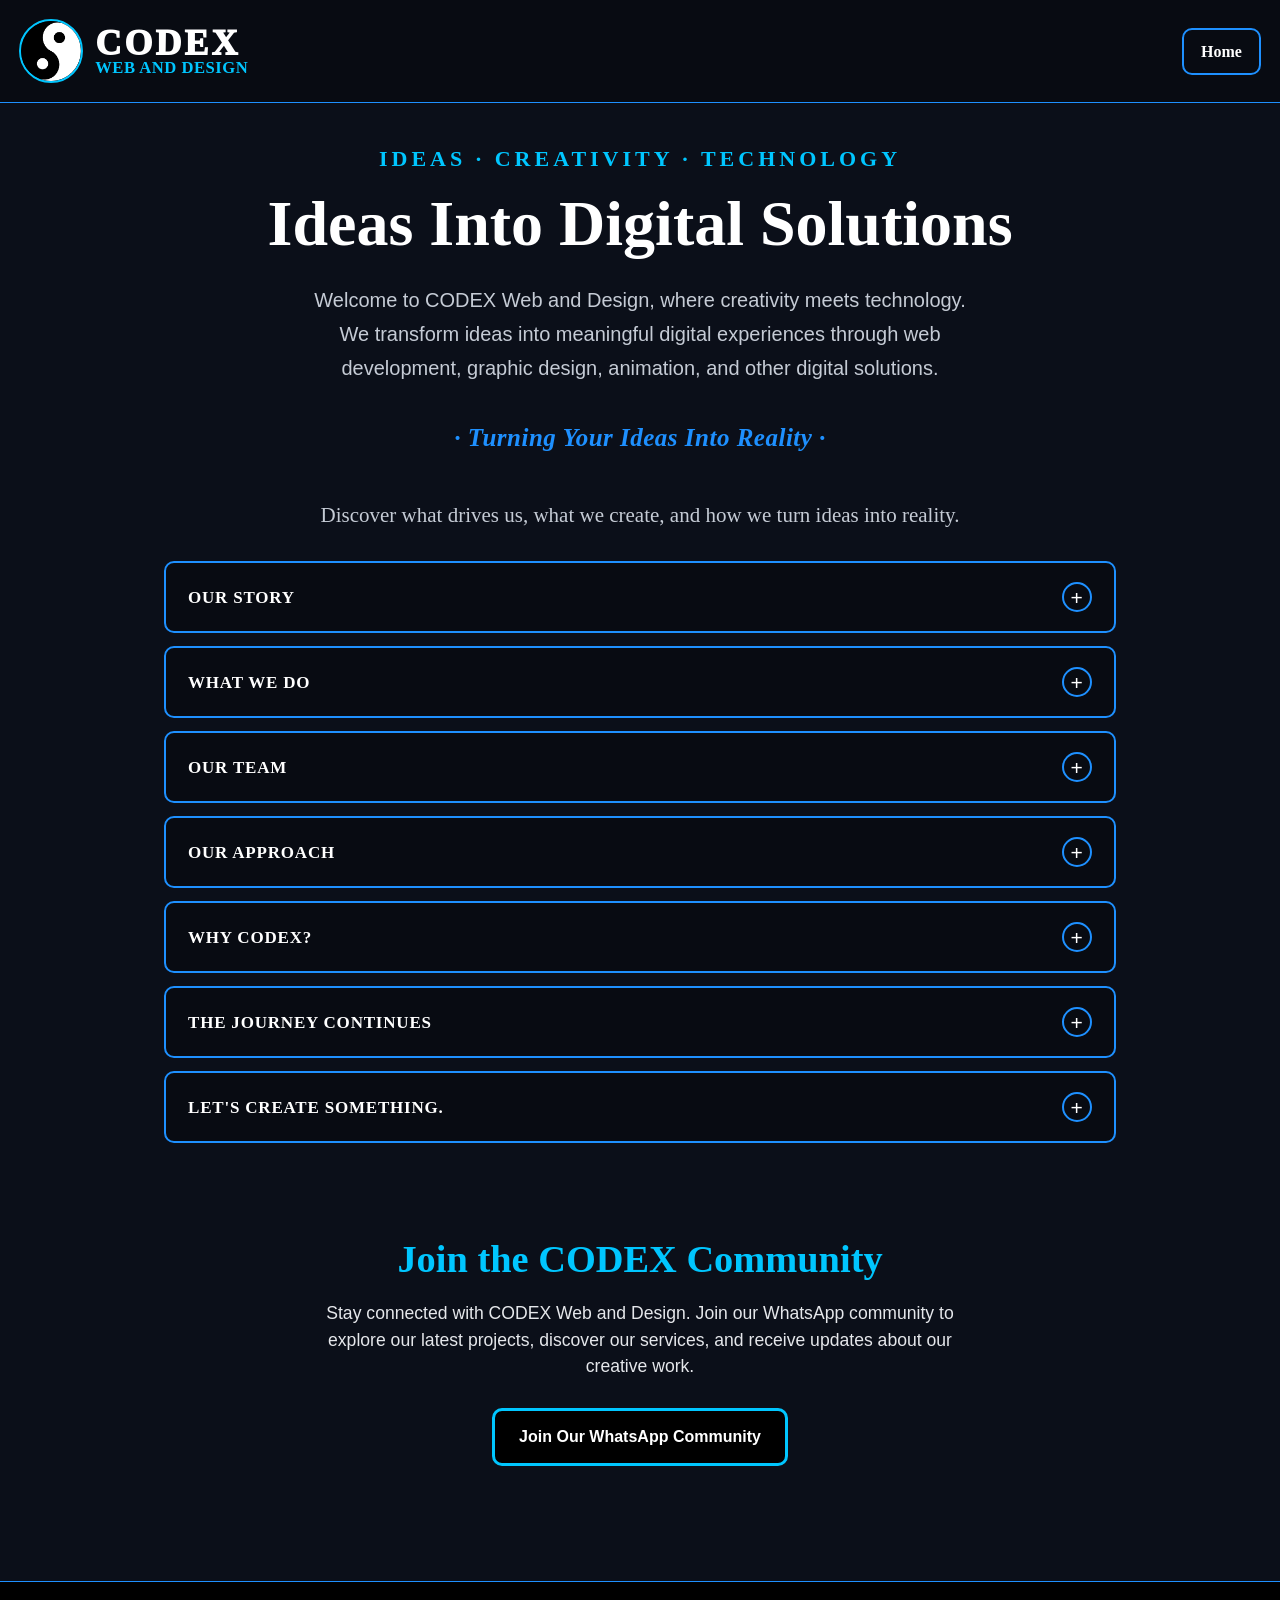
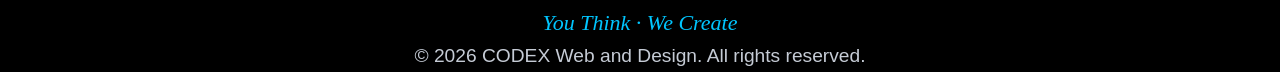
<file: codex-about.html>
<!doctype html>
<html lang="en">
  <head>
    <meta charset="UTF-8" >
    <meta name="viewport" content="width=device-width, initial-scale=1.0" >
    <meta
      name="description"
      content="Discover the vision, services, values, creative team, and digital approach behind CODEX Web and Design."
    >
    <meta name="author" content="Perfect Foko Codex15P" >
    <title>CODEX | About Us</title>
    <link rel="stylesheet" href="css/codex-about.css" >
    <script src="js/codex-about.js" defer></script>
  </head>
  <body class="about-page">
    <header class="about-header">
      <div class="about-brand" >
        <img
          src="images/codex-logo.png"
          alt="CODEX logo"
          class="about-logo"
          aria-hidden="true"
        >

        <div class="about-brand-text">
          <span class="about-brand-name"> CODEX </span>
          <span class="about-brand-subtitle"> WEB AND DESIGN </span>
        </div>
      </div>

      <a href="codex-home.html" class="about-home-link"> Home </a>
    </header>

    <main class="about-main">
      <section class="about-welcome">
        <p class="about-eyebrow">
          IDEAS &middot; CREATIVITY &middot; TECHNOLOGY
        </p>

        <h1>Ideas Into Digital Solutions</h1>

        <p class="about-description">
          Welcome to CODEX Web and Design, where creativity meets technology. We
          transform ideas into meaningful digital experiences through web
          development, graphic design, animation, and other digital solutions.
        </p>

        <p class="codex-aim">
          &middot; Turning Your Ideas Into Reality &middot;
        </p>
      </section>

      <section class="about-accordion-section" aria-label="Learn about CODEX">
        <p class="about-section-intro">
          Discover what drives us, what we create, and how we turn ideas into
          reality.
        </p>

        <section class="about-accordion-item">
          <h2 class="about-accordion-heading">
            <button
              type="button"
              class="about-accordion-button"
              aria-expanded="false"
              aria-controls="about-story-content"
              id="about-story-button"
            >
              <span>OUR STORY</span>

              <span class="about-toggle-icon" aria-hidden="true">+</span>
            </button>
          </h2>

          <div
            class="about-accordion-content"
            id="about-story-content"
            role="region"
            aria-labelledby="about-story-button"
            hidden
          >
            <p>
              CODEX Web and Design was built around a simple idea: creativity
              and technology can work together to turn imagination into
              something real.
            </p>

            <p>
              What began as an interest in creating digital experiences
              continues to grow into a creative venture focused on websites,
              visual design, animation, and practical digital solutions.
            </p>

            <p>
              We believe that every great project starts with an idea. Our goal
              is to help bring those ideas to life through learning, creativity,
              collaboration, and continuous improvement.
            </p>
          </div>
        </section>

        <section class="about-accordion-item">
          <h2 class="about-accordion-heading">
            <button
              type="button"
              class="about-accordion-button"
              aria-expanded="false"
              aria-controls="about-services-content"
              id="about-services-button"
            >
              <span>WHAT WE DO</span>

              <span class="about-toggle-icon" aria-hidden="true">+</span>
            </button>
          </h2>

          <div
            class="about-accordion-content"
            id="about-services-content"
            role="region"
            aria-labelledby="about-services-button"
            hidden
          >
            <p>
              We combine creativity and digital skills to develop solutions that
              help individuals, businesses, and brands communicate their ideas.
            </p>

            <ul class="about-services-list">
              <li>
                <strong>Web Development:</strong>
                Creating responsive and functional websites.
              </li>

              <li>
                <strong>Graphic Design:</strong>
                Producing visual designs that communicate ideas clearly.
              </li>

              <li>
                <strong>Animation and Video:</strong>
                Bringing concepts to life through motion and visual
                storytelling.
              </li>

              <li>
                <strong>Digital and Office Services:</strong>
                Providing practical digital solutions using productivity and
                design applications.
              </li>
            </ul>

            <p>
              We approach every project with a focus on creativity, usability,
              and continuous learning.
            </p>

            <a href="codex-gallery.html" class="about-action-button">
              Explore Our Services
            </a>
          </div>
        </section>

        <section class="about-accordion-item">
          <h2 class="about-accordion-heading">
            <button
              type="button"
              class="about-accordion-button"
              aria-expanded="false"
              aria-controls="about-team-content"
              id="about-team-button"
            >
              <span>OUR TEAM</span>

              <span class="about-toggle-icon" aria-hidden="true">+</span>
            </button>
          </h2>

          <div
            class="about-accordion-content"
            id="about-team-content"
            role="region"
            aria-labelledby="about-team-button"
            hidden
          >
            <p>
              CODEX brings together creative individuals with different skills
              and interests. From web development to graphic design, video
              editing, and animation, each member contributes to our shared
              creative vision.
            </p>

            <p>
              We believe that collaboration allows different talents and ideas
              to come together to create better digital experiences.
            </p>

            <p>
              Together, we continue to learn, experiment, develop our skills,
              and work towards building meaningful projects.
            </p>

            <a href="codex-team.html" class="about-action-button">
              Meet the Full Team
            </a>
          </div>
        </section>

        <section class="about-accordion-item">
          <h2 class="about-accordion-heading">
            <button
              type="button"
              class="about-accordion-button"
              aria-expanded="false"
              aria-controls="about-approach-content"
              id="about-approach-button"
            >
              <span>OUR APPROACH</span>

              <span class="about-toggle-icon" aria-hidden="true">+</span>
            </button>
          </h2>

          <div
            class="about-accordion-content"
            id="about-approach-content"
            role="region"
            aria-labelledby="about-approach-button"
            hidden
          >
            <p>
              We believe that good digital work begins with understanding the
              idea behind a project. Before creating a solution, we consider its
              purpose, audience, and intended experience.
            </p>

            <p>
              Our approach combines planning, creativity, practical
              implementation, testing, and improvement.
            </p>

            <p>
              We also value continuous learning because technology evolves,
              creative possibilities expand, and every project presents an
              opportunity to improve.
            </p>
          </div>
        </section>

        <section class="about-accordion-item">
          <h2 class="about-accordion-heading">
            <button
              type="button"
              class="about-accordion-button"
              aria-expanded="false"
              aria-controls="about-why-content"
              id="about-why-button"
            >
              <span>WHY CODEX?</span>

              <span class="about-toggle-icon" aria-hidden="true">+</span>
            </button>
          </h2>

          <div
            class="about-accordion-content"
            id="about-why-content"
            role="region"
            aria-labelledby="about-why-button"
            hidden
          >
            <p>
              At CODEX, we bring creativity, technology, and collaboration
              together to develop digital experiences around real ideas.
            </p>

            <ul class="about-values-list">
              <li>
                <strong>Creativity:</strong>
                We explore ideas and different ways to express them.
              </li>

              <li>
                <strong>Learning:</strong>
                We continually develop our skills and knowledge.
              </li>

              <li>
                <strong>Collaboration:</strong>
                We value the different strengths each team member brings.
              </li>

              <li>
                <strong>Improvement:</strong>
                We use feedback and practice to make our work better.
              </li>
            </ul>

            <p>
              Our ambition is to create digital solutions that are useful,
              engaging, and meaningful.
            </p>
          </div>
        </section>

        <section class="about-accordion-item">
          <h2 class="about-accordion-heading">
            <button
              type="button"
              class="about-accordion-button"
              aria-expanded="false"
              aria-controls="about-journey-content"
              id="about-journey-button"
            >
              <span>THE JOURNEY CONTINUES</span>

              <span class="about-toggle-icon" aria-hidden="true">+</span>
            </button>
          </h2>

          <div
            class="about-accordion-content"
            id="about-journey-content"
            role="region"
            aria-labelledby="about-journey-button"
            hidden
          >
            <p>
              CODEX is a growing creative venture with room to learn,
              experiment, collaborate, and explore new possibilities in
              technology and design.
            </p>

            <p>
              Every project gives us an opportunity to gain experience,
              strengthen our abilities, and turn new ideas into practical
              digital experiences.
            </p>

            <p>
              We look forward to developing more projects, expanding our
              creative capabilities, and continuing to improve the work we do.
            </p>
          </div>
        </section>

        <section class="about-accordion-item">
          <h2 class="about-accordion-heading">
            <button
              type="button"
              class="about-accordion-button"
              aria-expanded="false"
              aria-controls="about-create-content"
              id="about-create-button"
            >
              <span>LET'S CREATE SOMETHING.</span>

              <span class="about-toggle-icon" aria-hidden="true">+</span>
            </button>
          </h2>

          <div
            class="about-accordion-content"
            id="about-create-content"
            role="region"
            aria-labelledby="about-create-button"
            hidden
          >
            <p>
              Every meaningful digital experience begins with an idea. Whether
              it involves a website, a visual design, an animation, or another
              creative digital solution, we believe that ideas deserve the
              opportunity to grow.
            </p>

            <p>
              Explore CODEX and discover the creative possibilities we are
              working towards.
            </p>

            <a href="codex-home.html" class="about-action-button">
              Explore CODEX
            </a>
          </div>
        </section>
      </section>

      <section class="codex-community">
        <div class="codex-community-content">
          <h2>Join the CODEX Community</h2>

          <p>
            Stay connected with CODEX Web and Design. Join our WhatsApp
            community to explore our latest projects, discover our services, and
            receive updates about our creative work.
          </p>

          <a
            href="https://chat.whatsapp.com/FuHOFWAb7Jw2cq748tG65q?s=cl&p=a&mlu=4&ilr=4"
            class="codex-community-button"
            target="_blank"
            rel="noopener noreferrer"
            aria-label="Join the CODEX Web and Design WhatsApp community"
          >
            Join Our WhatsApp Community
          </a>
        </div>
      </section>
    </main>

    <footer class="about-footer">
      <p class="codex-motto">You Think &middot; We Create</p>

      <p class="copyright">
        &copy; 2026 CODEX Web and Design. All rights reserved.
      </p>
    </footer>
  </body>
</html>
</file>
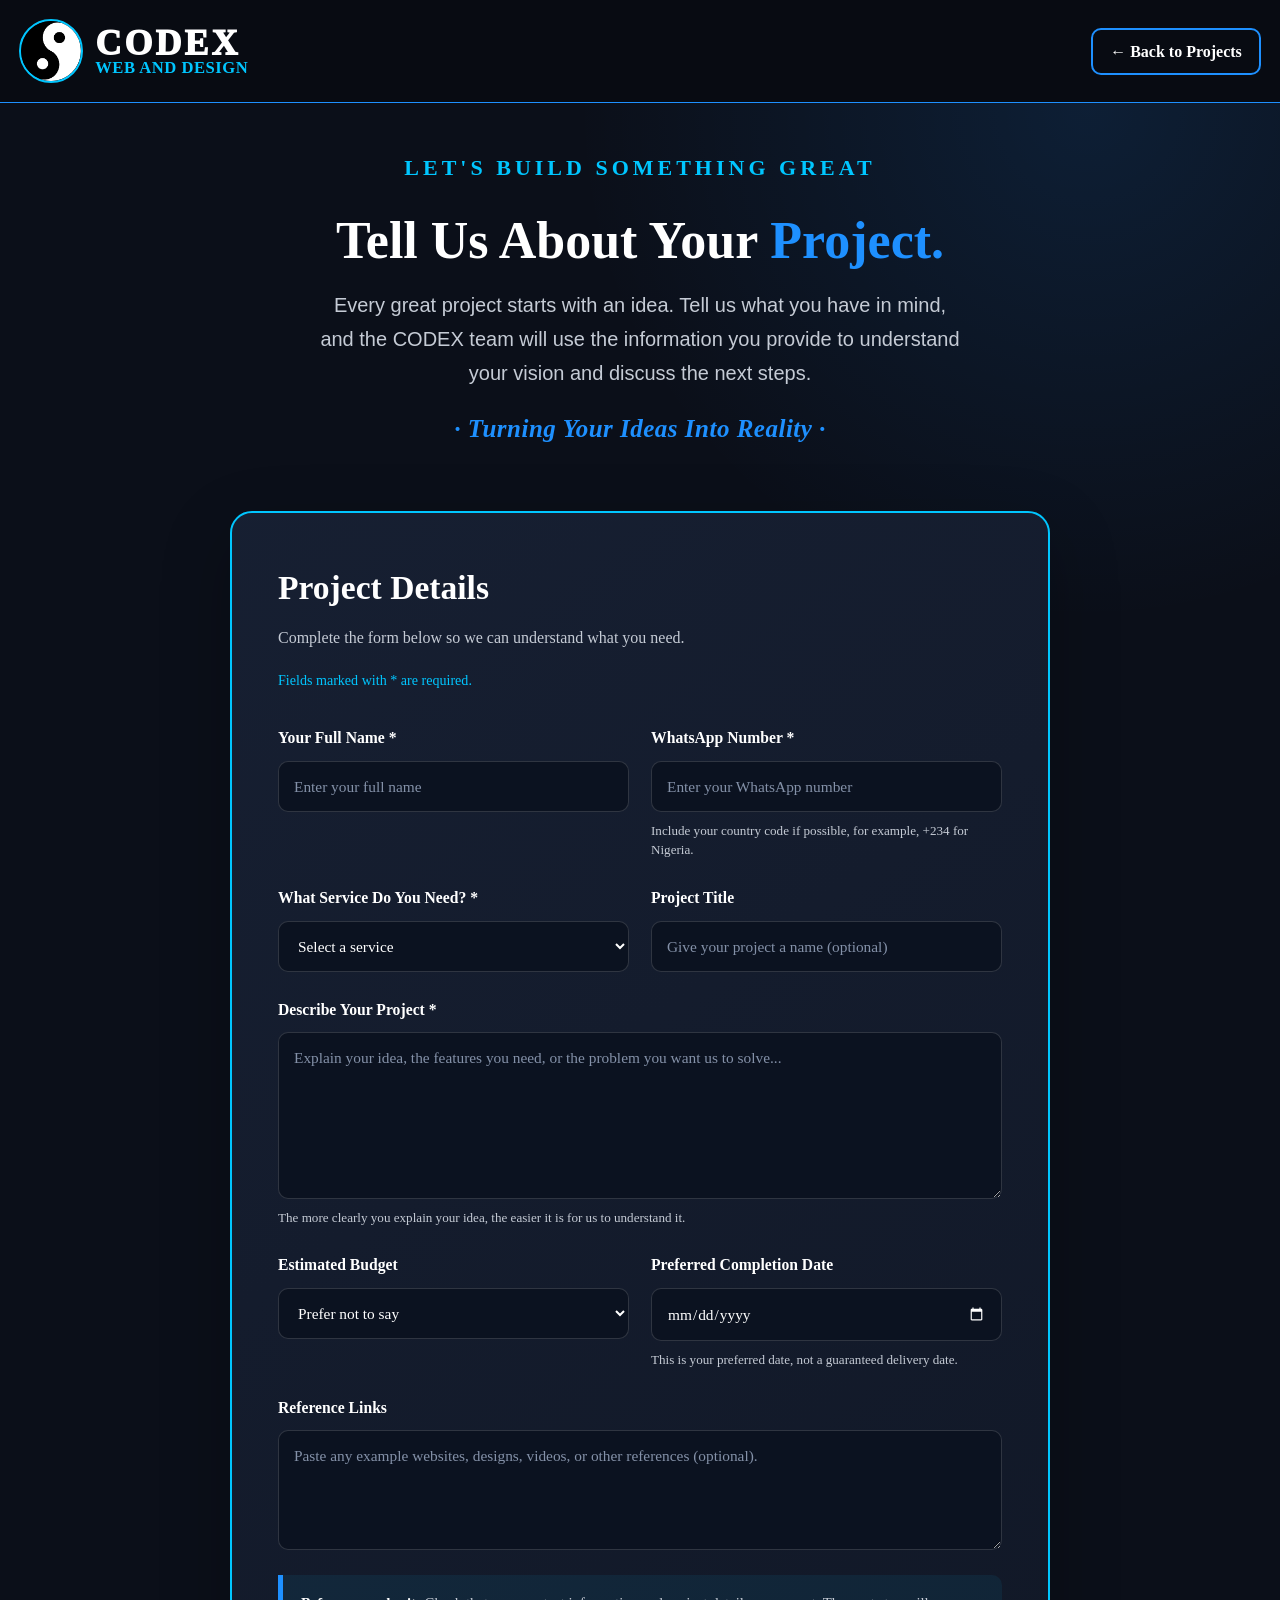
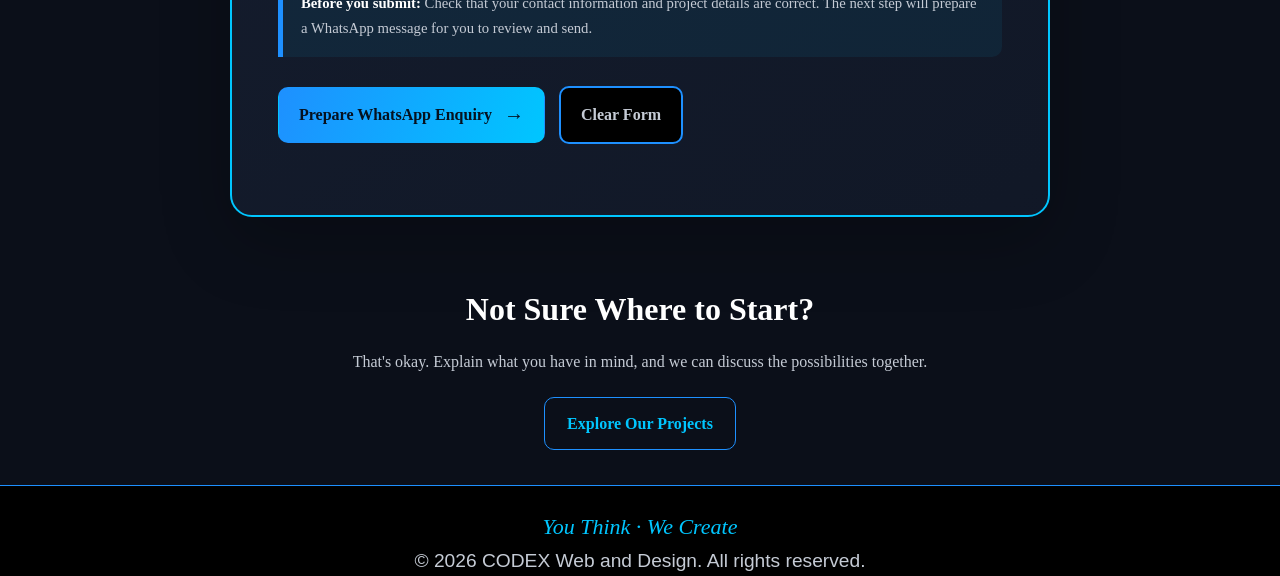
<file: codex-enquiry.html>
<!doctype html>
<html lang="en">
  <head>
    <meta charset="UTF-8" >
    <meta name="viewport" content="width=device-width, initial-scale=1.0" >
    <meta
      name="description"
      content="Tell CODEX Web and Design about your next website, graphic design, animation, video editing, or digital project."
    >
    <title>CODEX | Project Enquiry</title>
    <link rel="stylesheet" href="css/codex-enquiry.css" >
    <script src="js/codex-enquiry.js" defer></script>
  </head>
  <body class="project-enquiry-page">
    <header class="enquiry-header">
      <div class="enquiry-brand" >
        <img
          src="images/codex-logo.png"
          alt="CODEX Logo"
          class="enquiry-logo"
        >

        <div class="enquiry-brand-text">
          <span class="enquiry-brand-name"> CODEX </span>
          <span class="enquiry-brand-subtitle"> WEB AND DESIGN </span>
        </div>
      </div>

      <a href="codex-project.html" class="enquiry-back-button">
        &larr; Back to Projects
      </a>
    </header>

    <main class="enquiry-main">
      <!-- INTRODUCTION -->
      <section class="enquiry-intro">
        <p class="enquiry-eyebrow">LET'S BUILD SOMETHING GREAT</p>

        <h1>Tell Us About Your <span>Project.</span></h1>

        <p class="enquiry-intro-description">
          Every great project starts with an idea. Tell us what you have in
          mind, and the CODEX team will use the information you provide to
          understand your vision and discuss the next steps.
        </p>

        <p class="codex-aim">
          &middot; Turning Your Ideas Into Reality &middot;
        </p>
      </section>

      <section class="enquiry-form-section">
        <div class="enquiry-form-heading">
          <h2>Project Details</h2>

          <p>Complete the form below so we can understand what you need.</p>

          <p class="enquiry-required-note">
            Fields marked with * are required.
          </p>
        </div>

        <form id="codexEnquiryForm" class="codex-enquiry-form">
          <div class="enquiry-form-group">
            <label for="clientName"> Your Full Name * </label>

            <input
              type="text"
              id="clientName"
              name="clientName"
              placeholder="Enter your full name"
              autocomplete="name"
              required
            >
          </div>
          <div class="enquiry-form-group">
            <label for="clientWhatsApp"> WhatsApp Number * </label>

            <input
              type="tel"
              id="clientWhatsApp"
              name="clientWhatsApp"
              placeholder="Enter your WhatsApp number"
              autocomplete="tel"
              required
            >

            <small>
              Include your country code if possible, for example, +234 for
              Nigeria.
            </small>
          </div>
          <div class="enquiry-form-group">
            <label for="projectType"> What Service Do You Need? * </label>

            <select id="projectType" name="projectType" required>
              <option value="" selected disabled>Select a service</option>

              <option value="Web Development">Web Development</option>

              <option value="Graphic Design">Graphic Design</option>

              <option value="Video Editing">Video Editing</option>

              <option value="Animation">Animation</option>

              <option value="Microsoft Applications">
                Microsoft Applications
              </option>

              <option value="Advertising and Promotions">
                Advertising and Promotions
              </option>

              <option value="Multiple Services">Multiple Services</option>

              <option value="Other">Other / Not Listed</option>
            </select>
          </div>
          <div class="enquiry-form-group">
            <label for="projectTitle"> Project Title </label>

            <input
              type="text"
              id="projectTitle"
              name="projectTitle"
              placeholder="Give your project a name (optional)"
            >
          </div>
          <div class="enquiry-form-group">
            <label for="projectDescription"> Describe Your Project * </label>

            <textarea
              id="projectDescription"
              name="projectDescription"
              rows="6"
              placeholder="Explain your idea, the features you need, or the problem you want us to solve..."
              required
            ></textarea>

            <small>
              The more clearly you explain your idea, the easier it is for us to
              understand it.
            </small>
          </div>
          <div class="enquiry-form-group">
            <label for="projectBudget"> Estimated Budget </label>

            <select id="projectBudget" name="projectBudget">
              <option value="" selected>Prefer not to say</option>

              <option value="Below ₦10,000">Below ₦10,000</option>

              <option value="₦10,000 – ₦30,000">₦10,000 – ₦30,000</option>

              <option value="₦30,000 – ₦70,000">₦30,000 – ₦70,000</option>

              <option value="₦70,000 – ₦150,000">₦70,000 – ₦150,000</option>

              <option value="Above ₦150,000">Above ₦150,000</option>

              <option value="Need guidance">
                I need guidance with pricing
              </option>
            </select>
          </div>
          <div class="enquiry-form-group">
            <label for="projectDeadline"> Preferred Completion Date </label>

            <input type="date" id="projectDeadline" name="projectDeadline" >

            <small>
              This is your preferred date, not a guaranteed delivery date.
            </small>
          </div>
          <div class="enquiry-form-group">
            <label for="projectReferences"> Reference Links </label>

            <textarea
              id="projectReferences"
              name="projectReferences"
              rows="3"
              placeholder="Paste any example websites, designs, videos, or other references (optional)."
            ></textarea>
          </div>
          <div class="enquiry-notice">
            <p>
              <strong>Before you submit:</strong>
              Check that your contact information and project details are
              correct. The next step will prepare a WhatsApp message for you to
              review and send.
            </p>
          </div>
          <div class="enquiry-form-actions">
            <button type="submit" class="enquiry-submit-button">
              Prepare WhatsApp Enquiry
              <span aria-hidden="true">&rarr;</span>
            </button>

            <button type="reset" class="enquiry-reset-button">
              Clear Form
            </button>
          </div>
          <p
            id="enquiryFormMessage"
            class="enquiry-form-message"
            role="status"
            aria-live="polite"
          ></p>
        </form>
      </section>
      <section class="enquiry-closing">
        <h2>Not Sure Where to Start?</h2>

        <p>
          That's okay. Explain what you have in mind, and we can discuss the
          possibilities together.
        </p>

        <a href="codex-gallery.html" class="enquiry-gallery-button">
          Explore Our Projects
        </a>
      </section>
    </main>

    <footer class="enquiry-footer">
      <p class="codex-motto">You Think &middot; We Create</p>

      <p class="copyright">
        &copy; <span id="enquiryCurrentYear"></span>
        CODEX Web and Design. All rights reserved.
      </p>
    </footer>
  </body>
</html>
</file>
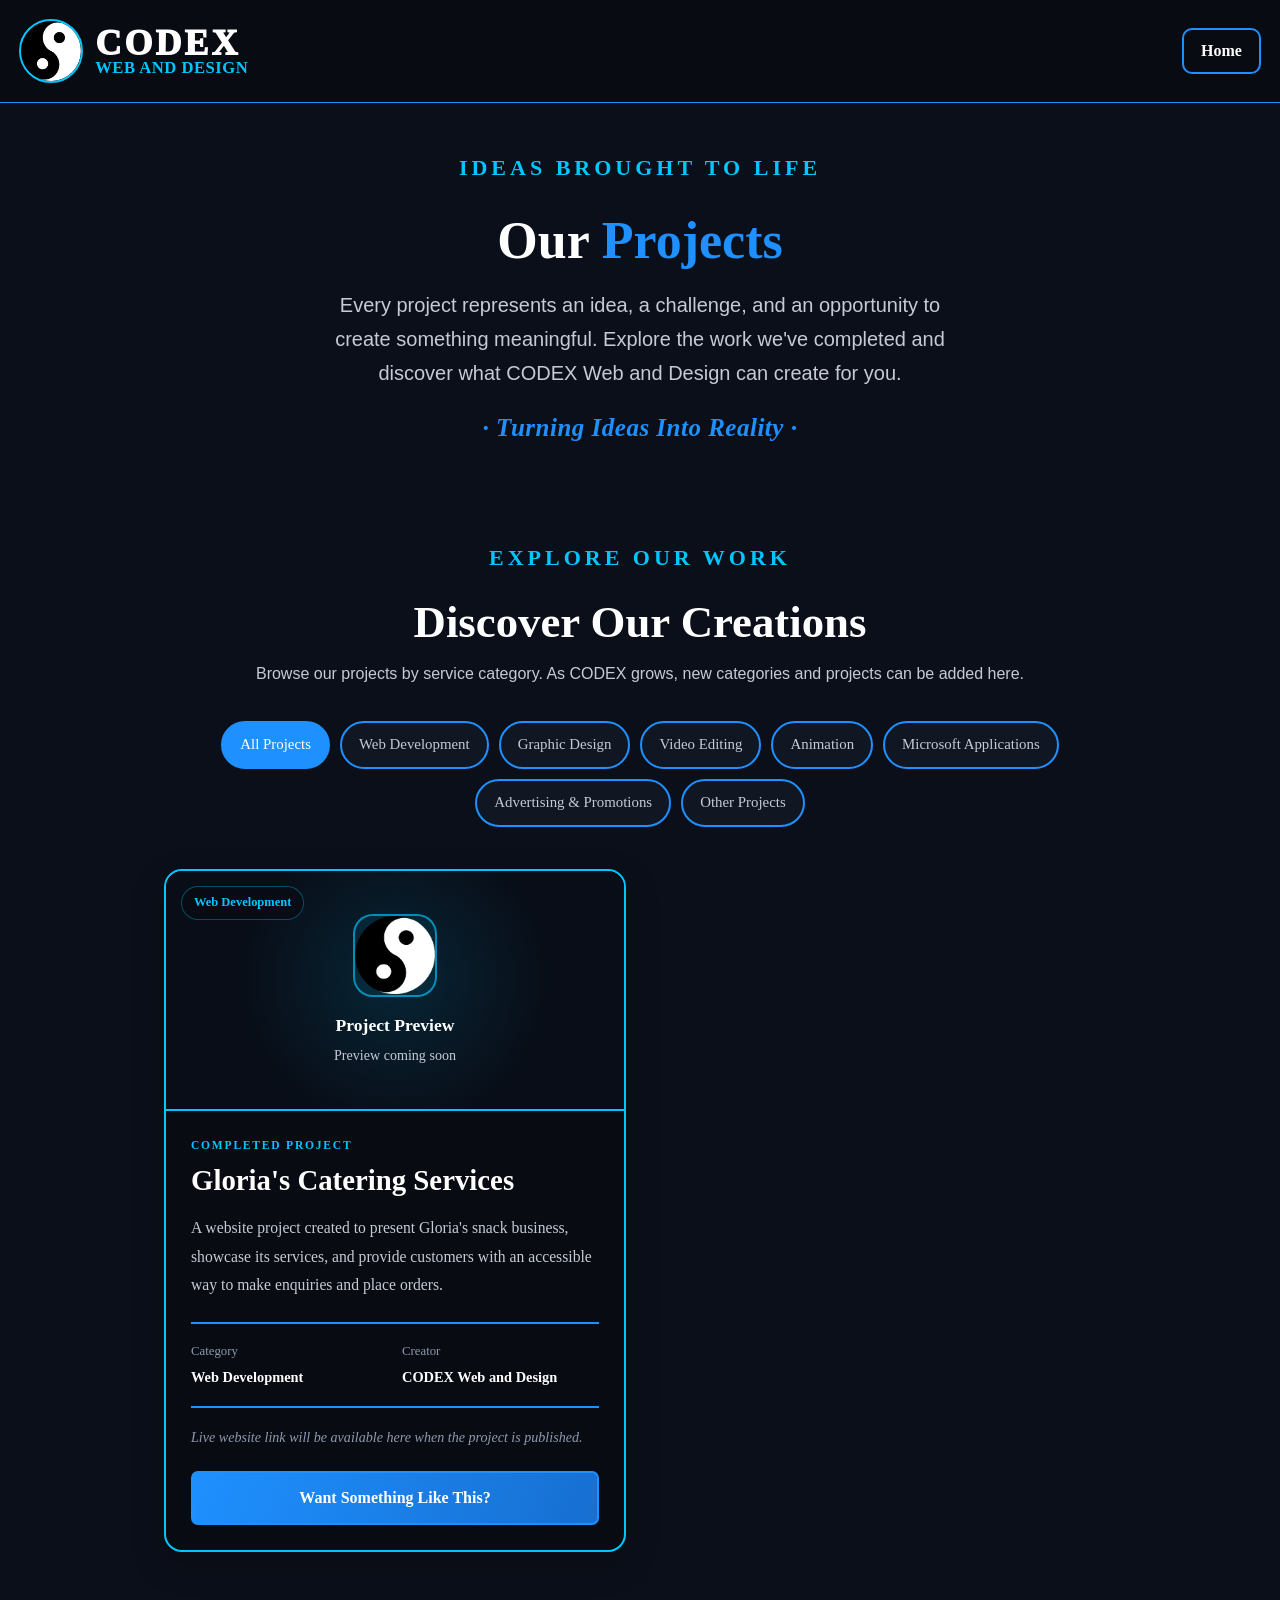
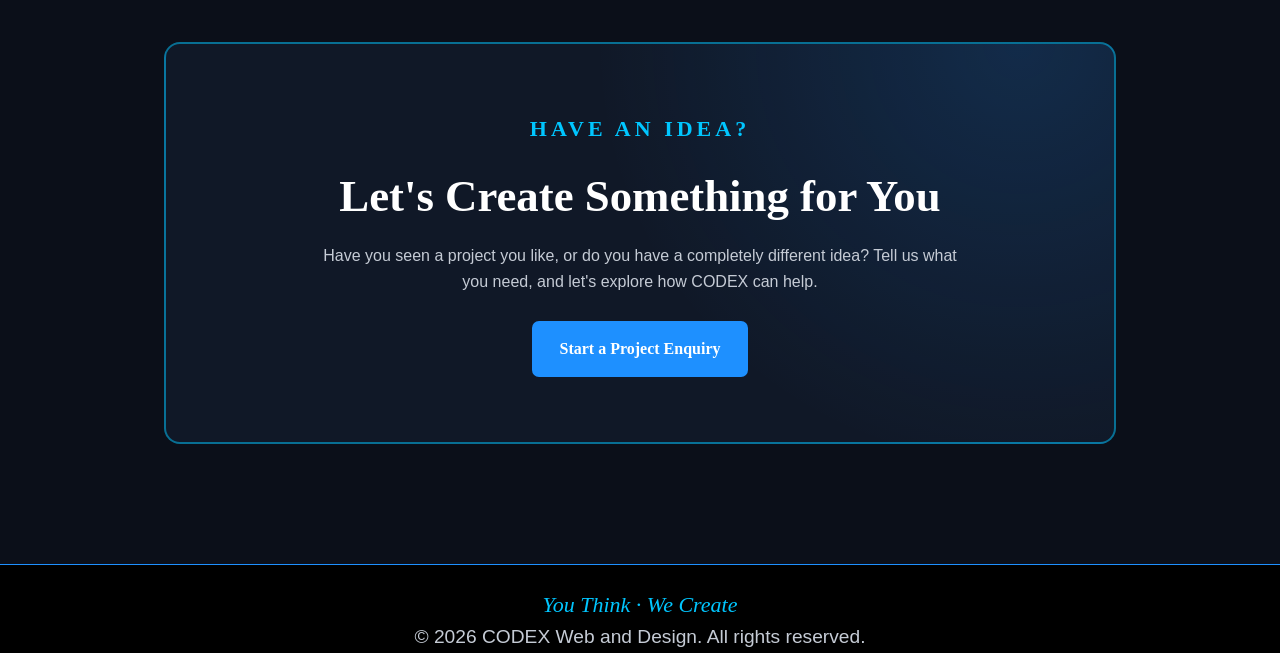
<file: codex-gallery.html>
<!doctype html>
<html lang="en">
  <head>
    <meta charset="UTF-8" >
    <meta name="viewport" content="width=device-width, initial-scale=1.0" >
    <meta
      name="description"
      content="Explore completed projects by CODEX Web and Design, including web development, graphic design, animation, video editing, and digital solutions."
    >
    <title>CODEX | Projects Gallery</title>
    <link rel="stylesheet" href="css/codex-gallery.css" >

    <script src="js/codex-gallery.js" defer></script>
  </head>
  <body class="project-gallery-page">
    <header class="gallery-header">
      <div class="gallery-brand" >
        <img
          src="images/codex-logo.png"
          alt="CODEX Logo"
          class="gallery-logo"
        >

        <div class="gallery-brand-text">
          <span class="gallery-brand-name"> CODEX </span>
          <span class="gallery-brand-subtitle"> WEB AND DESIGN </span>
        </div>
      </div>

      <a href="codex-home.html" class="gallery-home-button"> Home </a>
    </header>

    <main class="gallery-main">
      <section class="gallery-intro">
        <p class="gallery-eyebrow">IDEAS BROUGHT TO LIFE</p>

        <h1>Our <span>Projects</span></h1>

        <p class="gallery-intro-description">
          Every project represents an idea, a challenge, and an opportunity to
          create something meaningful. Explore the work we've completed and
          discover what CODEX Web and Design can create for you.
        </p>

        <p class="codex-aim">&middot; Turning Ideas Into Reality &middot;</p>
      </section>

      <section
        class="gallery-projects-section"
        aria-labelledby="gallery-projects-heading"
      >
        <div class="gallery-section-heading">
          <p class="gallery-eyebrow">EXPLORE OUR WORK</p>

          <h2 id="gallery-projects-heading">Discover Our Creations</h2>

          <p>
            Browse our projects by service category. As CODEX grows, new
            categories and projects can be added here.
          </p>
        </div>

        <div
          class="gallery-category-filters"
          role="group"
          aria-label="Filter projects by category"
        >
          <button
            type="button"
            class="gallery-filter-button active"
            data-category="all"
            aria-pressed="true"
          >
            All Projects
          </button>

          <button
            type="button"
            class="gallery-filter-button"
            data-category="web-development"
            aria-pressed="false"
          >
            Web Development
          </button>

          <button
            type="button"
            class="gallery-filter-button"
            data-category="graphic-design"
            aria-pressed="false"
          >
            Graphic Design
          </button>

          <button
            type="button"
            class="gallery-filter-button"
            data-category="video-editing"
            aria-pressed="false"
          >
            Video Editing
          </button>

          <button
            type="button"
            class="gallery-filter-button"
            data-category="animation"
            aria-pressed="false"
          >
            Animation
          </button>

          <button
            type="button"
            class="gallery-filter-button"
            data-category="microsoft-applications"
            aria-pressed="false"
          >
            Microsoft Applications
          </button>

          <button
            type="button"
            class="gallery-filter-button"
            data-category="advertising-promotions"
            aria-pressed="false"
          >
            Advertising &amp; Promotions
          </button>

          <button
            type="button"
            class="gallery-filter-button"
            data-category="other"
            aria-pressed="false"
          >
            Other Projects
          </button>
        </div>

        <div class="gallery-project-grid" id="galleryProjectGrid">
          <article class="gallery-project-card" data-category="web-development">
            <div class="gallery-project-preview">
              <div class="gallery-preview-placeholder">
                <span class="gallery-preview-symbol" aria-hidden="true">
                  <img
                    src="images/codex-logo.png"
                    alt=""
                    class="gallery-logo"
                  >
                </span>

                <p>Project Preview</p>

                <span> Preview coming soon </span>
              </div>

              <span class="gallery-project-category"> Web Development </span>
            </div>

            <div class="gallery-project-information">
              <p class="gallery-project-label">COMPLETED PROJECT</p>

              <h3>Gloria's Catering Services</h3>

              <p class="gallery-project-description">
                A website project created to present Gloria's snack business,
                showcase its services, and provide customers with an accessible
                way to make enquiries and place orders.
              </p>

              <div class="gallery-project-meta">
                <div class="gallery-project-meta-item">
                  <span class="gallery-meta-label"> Category </span>

                  <span class="gallery-meta-value"> Web Development </span>
                </div>

                <div class="gallery-project-meta-item">
                  <span class="gallery-meta-label"> Creator </span>

                  <span class="gallery-meta-value"> CODEX Web and Design </span>
                </div>
              </div>

              <p class="gallery-project-link-status">
                Live website link will be available here when the project is
                published.
              </p>

              <a
                href="codex-enquiry.html"
                class="gallery-project-enquiry-button"
              >
                Want Something Like This?
              </a>
            </div>
          </article>
        </div>

        <div class="gallery-empty-state" id="galleryEmptyState" hidden>
          <span class="gallery-empty-symbol" aria-hidden="true"> ? </span>

          <h3>No Projects in This Category Yet</h3>

          <p>
            We're working on more creative projects. Check back soon to see
            what's new.
          </p>

          <button
            type="button"
            class="gallery-show-all-button"
            data-category="all"
          >
            View All Projects
          </button>
        </div>
      </section>

      <section class="gallery-client-cta">
        <p class="gallery-eyebrow">HAVE AN IDEA?</p>

        <h2>Let's Create Something for You</h2>

        <p>
          Have you seen a project you like, or do you have a completely
          different idea? Tell us what you need, and let's explore how CODEX can
          help.
        </p>

        <a href="codex-enquiry.html" class="gallery-main-enquiry-button">
          Start a Project Enquiry
        </a>
      </section>
    </main>

    <footer class="gallery-footer">
      <p class="codex-motto">You Think &middot; We Create</p>

      <p class="copyright">
        &copy; <span id="galleryCurrentYear"></span>
        CODEX Web and Design. All rights reserved.
      </p>
    </footer>
  </body>
</html>
</file>
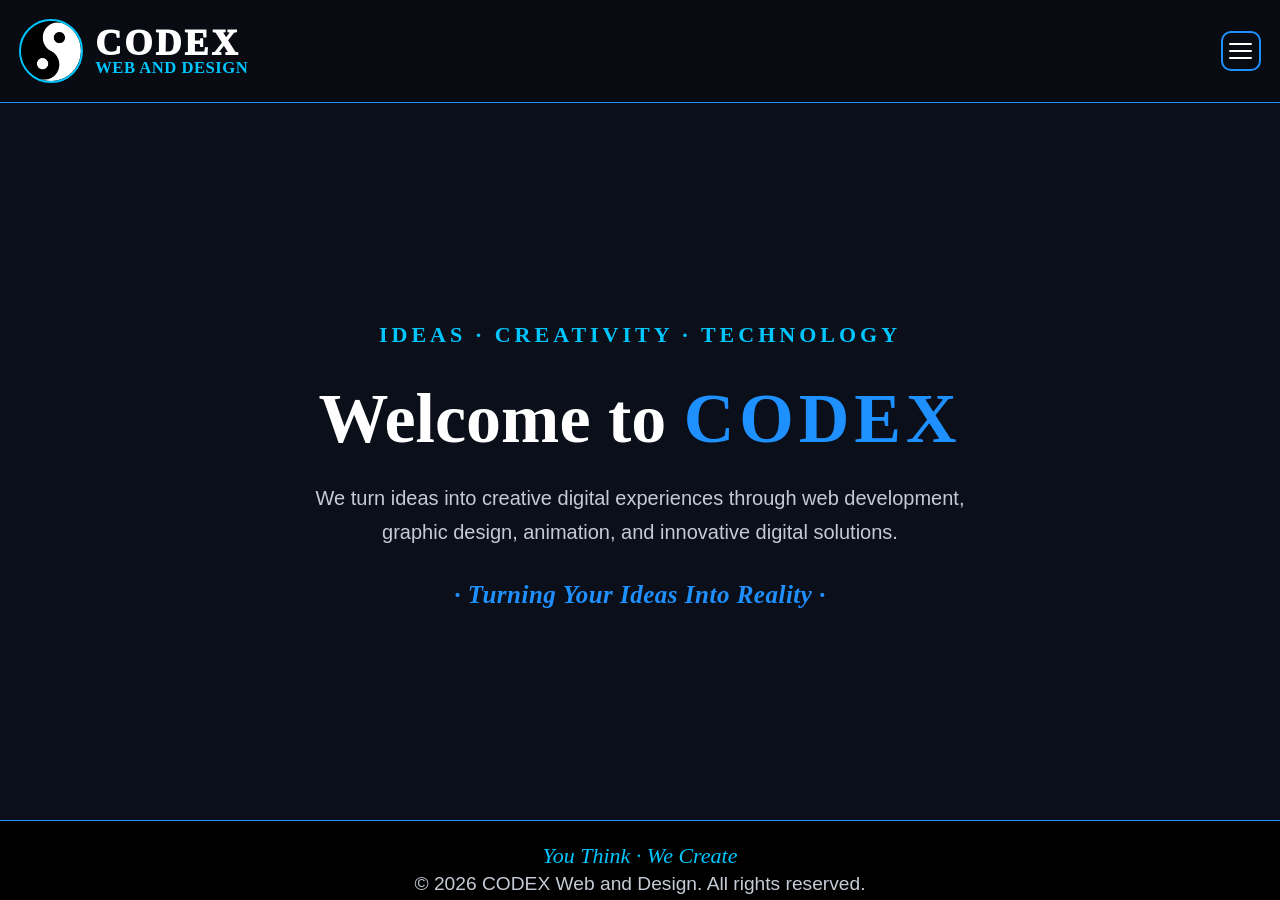
<file: codex-home.html>
<!doctype html>
<html lang="en">
  <head>
    <meta charset="UTF-8" >
    <meta name="viewport" content="width=device-width, initial-scale=1.0" >
    <meta
      name="description"
      content="CODEX Web and Design transforms ideas into creative digital experiences through web development, graphic design, animation, and digital solutions."
    >
    <meta name="author" content="Perfect Foko Codex15P" >
    <title>CODEX | Homepage</title>
    <link rel="stylesheet" href="css/codex-home.css" >
    <script src="js/codex-home.js" defer></script>
  </head>
  <body class="home-page">
    <header class="home-header">
      <div class="home-brand" >
        <img src="images/codex-logo.png" alt="CODEX logo" class="home-logo" >

        <div class="home-brand-text">
        <span class="home-brand-name"> CODEX </span>
        <span class="home-brand-subtitle"> WEB AND DESIGN </span>
        </div>
      </div>

      <button
        type="button"
        class="menu-toggle"
        id="menuToggle"
        aria-label="Open navigation menu"
        aria-controls="mainNavigation"
        aria-expanded="false"
      >
        <span></span>
        <span></span>
        <span></span>
      </button>
    </header>

    <nav
      class="main-navigation"
      id="mainNavigation"
      aria-label="Main navigation"
      hidden
    >
      <a href="codex-project.html"> View Projects </a>
      <span class="lines"></span>

      <a href="codex-team.html"> Teams Info </a>
      <span class="lines"></span>

      <a href="codex-about.html"> About Us</a>
      <span class="lines"></span>
    </nav>

    <main class="home-main">
      <section class="home-introduction">
        <p class="home-eyebrow">
          IDEAS &middot; CREATIVITY &middot; TECHNOLOGY
        </p>

        <h1 class="home-title">Welcome to <span class="add1">CODEX</span></h1>

        <p class="home-description">
          We turn ideas into creative digital experiences through web
          development, graphic design, animation, and innovative digital
          solutions.
        </p>

        <p class="codex-aim">&middot; Turning Your Ideas Into Reality &middot;</p>
      </section>
    </main>

    <footer class="home-footer">
      <p class="codex-motto">You Think &middot; We Create</p>

      <p class="copyright">
        &copy; 2026 CODEX Web and Design. All rights reserved.
      </p>
    </footer>
  </body>
</html>
</file>
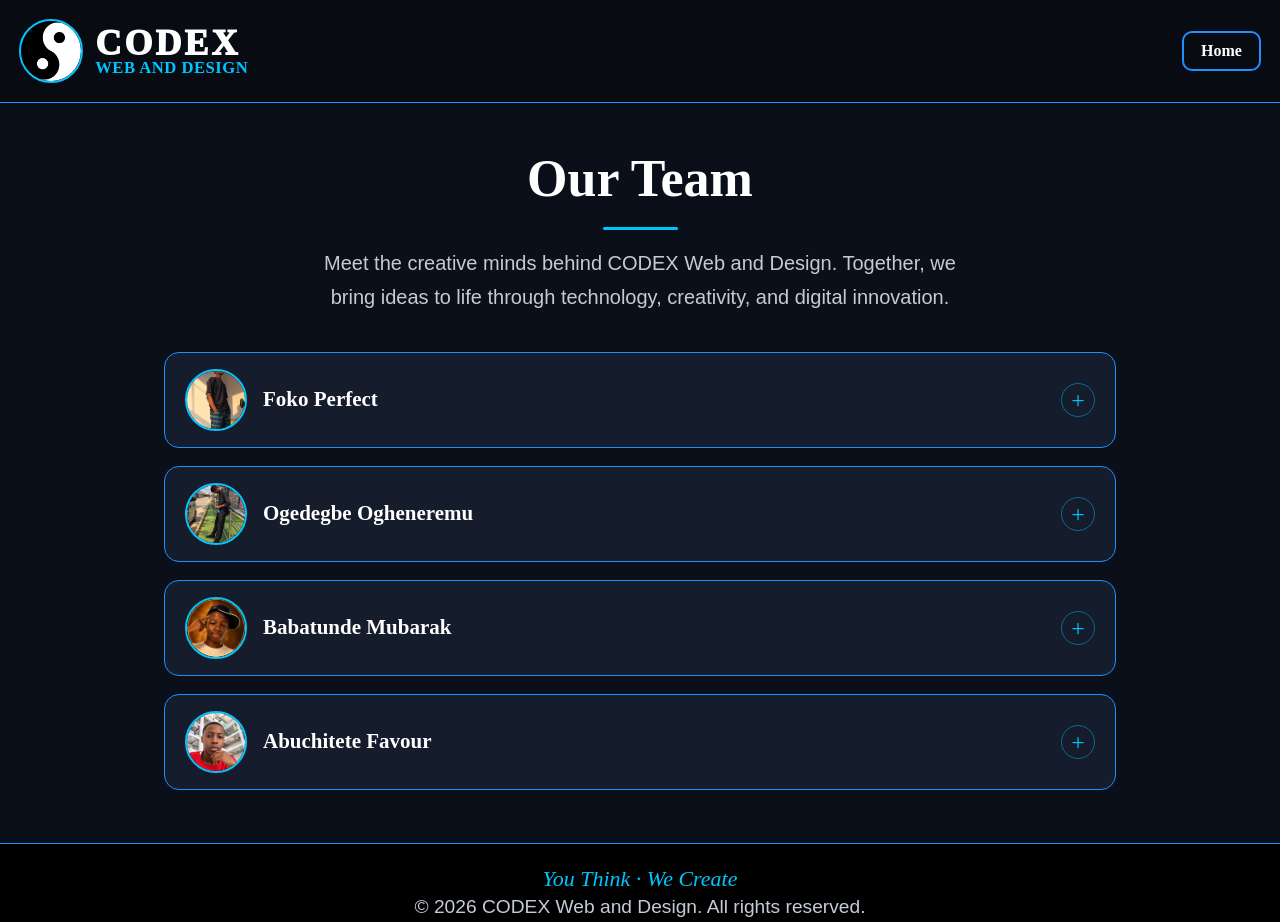
<file: codex-team.html>
<!doctype html>
<html lang="en">
  <head>
    <meta charset="UTF-8">
    <meta name="viewport" content="width=device-width, initial-scale=1.0">
    <meta
      name="description"
      content="Meet the creative team behind CODEX Web and Design, bringing together web development, graphic design, video editing, animation, and digital creativity.">
    <meta name="author" content="Perfect Foko Codex15P">
    <title>CODEX | Our Team</title>
    <link rel="stylesheet" href="css/codex-team.css">
    <script src="js/codex-team.js" defer></script>
  </head>
  <body class="team-page">
    <header class="team-header">
      <div class="team-brand">
        <img src="images/codex-logo.png" alt="CODEX logo" class="team-logo">

        <div class="team-brand-text">
          <span class="team-brand-name"> CODEX </span>
          <span class="team-brand-subtitle"> WEB AND DESIGN </span>
        </div>
      </div>

      <a href="codex-home.html" class="team-home-link"> Home </a>
    </header>

    <main class="team-section">
      <header class="team-introduction">
        <h1>Our Team</h1>

        <p class="team-description">
          Meet the creative minds behind CODEX Web and Design. Together, we
          bring ideas to life through technology, creativity, and digital
          innovation.
        </p>
      </header>

      <section class="team-member">
        <button type="button" class="member-header" aria-expanded="false">
          <img
            src="images/perfect.png"
            alt="Foko Perfect"
            class="member-picture">

          <span class="member-name"> Foko Perfect </span>

          <span class="toggle-icon" aria-hidden="true"> + </span>
        </button>

        <div class="member-info" hidden>
          <h2>Foko Perfect - <strong>Codex15P</strong></h2>

          <p class="member-role">
            Web Developer &amp; Microsoft Applications Specialist
          </p>

          <p class="item1">
            Focused on building websites and creating practical digital
            solutions, with an interest in modern web technologies and software
            development.
          </p>

          <p>
            <strong>Specialties:</strong>
            HTML, CSS, web development, and Microsoft applications.
          </p>

          <p>
            <strong>WhatsApp Contact:</strong>
            <a
              href="https://wa.me/2349113234337"
              target="_blank"
              rel="noopener noreferrer"
            >
              09113234337
            </a>
          </p>
        </div>
      </section>

      <section class="team-member">
        <button type="button" class="member-header" aria-expanded="false">
          <img
            src="images/ogheneremu.png"
            alt="Ogedegbe Ogheneremu"
            class="member-picture">

          <span class="member-name"> Ogedegbe Ogheneremu </span>

          <span class="toggle-icon" aria-hidden="true"> + </span>
        </button>

        <div class="member-info" hidden>
          <h2>Ogedegbe Ogheneremu - <strong>Remy Editz</strong></h2>

          <p class="member-role">Video Editor &amp; Graphic Designer</p>

          <p>
            Contributes to CODEX through video editing and graphic design,
            helping transform creative ideas into engaging visual content.
          </p>

          <p>
            <strong>Specialties:</strong>
            Video editing and graphic design.
          </p>

          <p>
            <strong>WhatsApp Contact:</strong>
            <a
              href="https://wa.me/2349134249417"
              target="_blank"
              rel="noopener noreferrer"
            >
              09134249417
            </a>
          </p>
        </div>
      </section>

      <section class="team-member">
        <button type="button" class="member-header" aria-expanded="false">
          <img
            src="images/mubarak.png"
            alt="Babatunde Mubarak"
            class="member-picture">

          <span class="member-name"> Babatunde Mubarak </span>

          <span class="toggle-icon" aria-hidden="true"> + </span>
        </button>

        <div class="member-info" hidden>
          <h2>Babatunde Mubarak - <strong>EDNUT</strong></h2>

          <p class="member-role">Video Editor &amp; Animator</p>

          <p>
            Focuses on video editing and animation, contributing motion,
            storytelling, and visual creativity to CODEX projects.
          </p>

          <p>
            <strong>Specialties:</strong>
            Video editing and animation.
          </p>

          <p>
            <strong>WhatsApp Contact:</strong>
            <a
              href="https://wa.me/2348161429666"
              target="_blank"
              rel="noopener noreferrer"
            >
              08161429666
            </a>
          </p>
        </div>
      </section>

      <section class="team-member">
        <button type="button" class="member-header" aria-expanded="false">
          <img
            src="images/favour.png"
            alt="Abuchitete Favour"
            class="member-picture">

          <span class="member-name"> Abuchitete Favour </span>

          <span class="toggle-icon" aria-hidden="true"> + </span>
        </button>

        <div class="member-info" hidden>
          <h2>Abuchitete Favour - <strong>Prime Edit</strong></h2>

          <p class="member-role">Video Editor &amp; Graphic Designer</p>

          <p>
            Contributes visual creativity to CODEX through video editing and
            graphic design, helping develop engaging digital content.
          </p>

          <p>
            <strong>Specialties:</strong>
            Video editing and graphic design.
          </p>

          <p>
            <strong>WhatsApp Contact:</strong>
            <a
              href="https://wa.me/2349013278590"
              target="_blank"
              rel="noopener noreferrer"
            >
              09013278590
            </a>
          </p>
        </div>
      </section>
    </main>

    <div class="image-viewer" id="imageViewer" hidden>
      <button
        type="button"
        class="image-viewer-close"
        id="imageViewerClose"
        aria-label="Close image viewer"
      >
        &times;
      </button>
    </div>

    <footer class="team-footer">
      <p class="codex-motto">You Think &middot; We Create</p>

      <p class="copyright">
        &copy; 2026 CODEX Web and Design. All rights reserved.
      </p>
    </footer>
  </body>
</html>
</file>
<file: css/codex-about.css>
.about-page {
  --codex-bg: #0b0f19;
  --codex-card: #151c2b;
  --codex-blue: #1e90ff;
  --codex-cyan: #00c6ff;
  --codex-white: #ffffff;
  --codex-muted: #c5cbd5;
  --codex-black: #000000;
  --codex-mb: #080b12;
  margin: 0;
  min-height: 100vh;
  background: var(--codex-bg);
  color: var(--codex-white);
  font-family: Cambria, Georgia, serif;
  line-height: 1.7;
  overflow-x: hidden;
}

.about-page *,
.about-page *::before,
.about-page *::after {
  box-sizing: border-box;
}

.about-page a {
  -webkit-tap-highlight-color: transparent;
}

.about-page button {
  font: inherit;
}

.about-page .about-header {
  display: flex;
  align-items: center;
  justify-content: space-between;
  width: 100%;
  min-height: 78px;
  padding: clamp(12px, 1.5vw, 28px);
  background: var(--codex-mb);
  border-bottom: 1px solid var(--codex-blue);
}

.about-page .about-brand {
  display: inline-flex;
  align-items: center;
  gap: clamp(12px, 0.5vw, 16px);
  min-width: 0;
}

.about-page .about-logo {
  width: clamp(54px, 5vw, 70px);
  height: clamp(54px, 5vw, 70px);
  object-fit: contain;
  flex-shrink: 0;
  border-radius: 50px;
  border: 2px solid var(--codex-cyan);
}

.about-page .about-brand-text {
  display: flex;
  flex-direction: column;
  line-height: 0.9;
}

.about-page .about-brand-name {
  font-size: clamp(26px, 3vw, 36px);
  font-weight: 1000;
  letter-spacing: 3px;
}

.about-page .about-brand-subtitle {
  margin-top: 2px;
  color: var(--codex-cyan);
  font-size: clamp(12px, 1.3vw, 18px);
  font-weight: 700;
  letter-spacing: 0.5px;
}

.about-page .about-home-link {
  display: inline-flex;
  align-items: center;
  justify-content: center;
  flex-shrink: 0;
  min-height: 40px;
  padding: 8px 17px;
  border: 2px solid var(--codex-blue);
  border-radius: 10px;
  color: var(--codex-white);
  font-size: 16px;
  font-weight: 700;
  text-decoration: none;
  transition:
    background-color 0.5s ease,
    color 0.5s ease,
    border-color 0.5s ease;
}

.about-page .about-home-link:hover {
  background: var(--codex-white);
  border-color: var(--codex-cyan);
  color: var(--codex-bg);
}

.about-page .about-main {
  width: 100%;
  max-width: 1000px;

  margin: 0 auto;
  padding: 45px 24px 35px;
}

.about-page .about-welcome {
  margin-bottom: 38px;
  text-align: center;
}

.about-page .about-eyebrow {
  margin: 0 0 16px;
  font-family: "Times New Roman", Times, serif;
  color: var(--codex-cyan);
  font-size: clamp(16px, 3vw, 22px);
  font-weight: 700;
  letter-spacing: 4px;
  line-height: 1;
}

.about-page .about-welcome h1 {
  margin: 0 0 20px;
  font-size: clamp(34px, 5vw, 70px);
  font-weight: 700;
  line-height: 1.2;
  overflow-wrap: anywhere;
}

.about-page .about-description {
  max-width: 670px;
  margin: 0 auto;
  font-family: Arial, Helvetica, sans-serif;
  color: var(--codex-muted);
  font-size: clamp(16px, 2.2vw, 20px);
  line-height: 1.7;
}

.about-page .codex-aim {
  margin: 32px 0 0;
  color: var(--codex-blue);
  font-family: Cambria, Georgia, serif;
  font-size: clamp(19px, 3vw, 25px);
  font-weight: 700;
  font-style: italic;
  letter-spacing: 0.5px;
}

.about-page .about-accordion-section {
  width: 100%;
}

.about-page .about-section-intro {
  max-width: 700px;
  margin: 0 auto 28px;
  color: var(--codex-muted);
  font-size: clamp(15px, 2vw, 21px);
  text-align: center;
}

.about-page .about-accordion-item {
  width: 100%;
  margin: 0 0 13px;
  background: var(--codex-mb);
  border: 2px solid var(--codex-blue);
  border-radius: 10px;
  overflow: hidden;
  transition:
    border-color 0.5s ease,
    background-color 0.5s ease;
}

.about-page .about-accordion-item:hover {
  border-color: var(--codex-cyan);
}

.about-page .about-accordion-heading {
  margin: 0;
  padding: 0;
  font-size: inherit;
}

.about-page .about-accordion-button {
  display: flex;
  align-items: center;
  justify-content: space-between;
  gap: 18px;
  width: 100%;
  min-height: 68px;
  padding: 18px 22px;
  background: transparent;
  border: 0;
  border-radius: 0;
  color: var(--codex-white);
  cursor: pointer;
  font-size: clamp(14px, 2.2vw, 17px);
  font-weight: 700;
  letter-spacing: 0.8px;
  line-height: 1.5;
  text-align: left;
  transition:
    background-color 0.5s ease,
    color 0.5s ease;
}

.about-page .about-accordion-button:hover {
  background: var(--codex-muted);
  color: var(--codex-black);
}

.about-page .about-accordion-button[aria-expanded="true"] {
  background: rgba(30, 144, 255, 0.1);
  color: var(--codex-cyan);
}

.about-page .about-accordion-button:active {
  outline: 2px solid var(--codex-blue);
  outline-offset: -4px;
}

.about-page .about-toggle-icon {
  display: inline-flex;
  align-items: center;
  justify-content: center;
  flex-shrink: 0;
  width: 30px;
  height: 30px;
  border: 2px solid var(--codex-blue);
  border-radius: 50%;
  color: var(--codex-white);
  font-family: Arial, sans-serif;
  font-size: 21px;
  font-weight: 400;
  line-height: 1;
  transition:
    background-color 0.5s ease,
    color 0.5s ease;
}

.about-page .about-accordion-button[aria-expanded="true"] .about-toggle-icon {
  background: var(--codex-cyan);
  color: var(--codex-mb);
}

.about-page .about-accordion-content {
  padding: 8px 22px 26px;

  border-top: 1px solid rgba(255, 255, 255, 0.07);
  color: var(--codex-muted);
  font-size: 15px;
  line-height: 1.9;
  overflow-wrap: anywhere;
}

.about-page .about-accordion-content[hidden] {
  display: none;
}

.about-page .about-accordion-content p {
  margin: 13px 0;
}

.about-page .about-accordion-content p:last-child {
  margin-bottom: 0;
}

.about-page .about-accordion-content strong {
  color: var(--codex-white);
  font-weight: 700;
}

.about-page .about-services-list,
.about-page .about-values-list {
  margin: 18px 0;
  padding-left: 23px;
}

.about-page .about-services-list li,
.about-page .about-values-list li {
  margin: 0 0 12px;
  padding-left: 5px;
}

.about-page .about-services-list li::marker,
.about-page .about-values-list li::marker {
  color: var(--codex-cyan);
}

.about-page .about-action-button {
  display: inline-flex;
  align-items: center;
  justify-content: center;
  min-height: 46px;
  margin-top: 18px;
  padding: 11px 23px;
  background: var(--codex-blue);
  border: 1px solid var(--codex-blue);
  border-radius: 7px;
  color: var(--codex-white);
  font-size: 14px;
  font-weight: 700;
  line-height: 1.5;
  text-align: center;
  text-decoration: none;
  transition:
    background-color 0.5s ease,
    border-color 0.5s ease,
    color 0.5s ease,
    transform 0.5s ease;
}

.about-page .about-action-button:hover {
  background: var(--codex-cyan);
  border-color: var(--codex-cyan);
  color: var(--codex-background);
}

.about-page .about-action-button:active {
  transform: translateY(1px);
}

.about-page .about-action-button:active {
  outline: 2px solid var(--codex-white);
  outline-offset: 4px;
}

.about-page .about-footer {
  width: 100%;
  background: var(--codex-black);
  border-top: 1px solid var(--codex-blue);
  text-align: center;
}

.about-page .codex-motto {
  font-size: clamp(18px, 3vw, 22px);
  color: var(--codex-cyan);
  font-style: italic;
  margin-bottom: 0;
  font-family: "Times New Roman", Times, serif;
}

.about-page .copyright {
  margin: 0;
  font-family: Arial, Helvetica, sans-serif;
  color: var(--codex-muted);
  font-size: clamp(14px, 1.5vw, 20px);
  line-height: 1.6;
}

.codex-community {
  width: 100%;
  padding: clamp(40px, 7vw, 80px) 20px;
  box-sizing: border-box;
  text-align: center;
}

.codex-community-content {
  width: 100%;
  max-width: 750px;
  margin: 0 auto;
}

.codex-community h2 {
  margin: 0 0 18px;
  color: var(--codex-cyan);
  font-size: clamp(1.6rem, 4vw, 2.4rem);
  line-height: 1.2;
}

.codex-community p {
  max-width: 650px;
  margin: 0 auto 28px;
  color: #e5e7eb;
  font-size: clamp(1rem, 2.5vw, 1.1rem);
  font-family: Arial, Helvetica, sans-serif;
  line-height: 1.5;
}

.codex-community-button {
  font-family: Arial, Helvetica, sans-serif;
  display: inline-block;
  padding: 14px 24px;
  border: 3px solid var(--codex-cyan);
  border-radius: 10px;
  background: var(--codex-black);
  color: #ffffff;
  font-size: 1rem;
  font-weight: 700;
  line-height: 1.5;
  text-align: center;
  text-decoration: none;
  overflow-wrap: anywhere;
  transition:
    background-color 0.5s ease,
    border-color 0.5s ease,
    transform 0.5s ease;
}

.codex-community-button:hover {
  background: var(--codex-white);
  border-color: var(--codex-blue);
  color: var(--codex-black);
}

.codex-community-button:focus-visible {
  outline: 3px solid var(--codex-blue);
  outline-offset: 4px;
}

@media (prefers-reduced-motion: reduce) {
  .codex-community-button {
    transition: none;
  }
}

@media (max-width: 768px) {
  .about-page .about-main {
    padding-right: 22px;
    padding-left: 22px;
  }

  .about-page .about-welcome {
    padding-top: 60px;
  }

  .about-page .about-accordion-button {
    min-height: 64px;
    padding: 16px 18px;
  }

  .about-page .about-accordion-content {
    padding: 8px 18px 23px;
  }
}

@media (max-width: 480px) {
  .about-page .about-header {
    min-height: 70px;
    padding: 12px 14px;
    gap: 10px;
  }

  .about-page .about-logo {
    width: 37px;
    height: 37px;
  }

  .about-page .about-brand {
    gap: 8px;
    font-size: 13px;
  }

  .about-page .about-home-link {
    min-height: 36px;
    padding: 7px 11px;
    font-size: 12px;
  }

  .about-page .about-main {
    padding-right: 14px;
    padding-left: 14px;
    padding-bottom: 45px;
  }

  .about-page .about-welcome {
    padding-top: 46px;
    padding-bottom: 32px;
  }

  .about-page .about-eyebrow {
    font-size: 12px;
    letter-spacing: 2px;
  }

  .about-page .about-welcome-description {
    font-size: 14px;
    line-height: 1.85;
  }

  .about-page .about-welcome-motto {
    margin-top: 17px;
  }

  .about-page .about-section-intro {
    margin-bottom: 21px;
    font-size: 14px;
  }

  .about-page .about-accordion-item {
    margin-bottom: 10px;
    border-radius: 8px;
  }

  .about-page .about-accordion-button {
    min-height: 59px;
    padding: 14px 13px;
    gap: 10px;
    font-size: 13px;
    letter-spacing: 0.5px;
  }

  .about-page .about-toggle-icon {
    width: 27px;
    height: 27px;
    font-size: 19px;
  }

  .about-page .about-accordion-content {
    padding: 7px 14px 20px;
    font-size: 14px;
    line-height: 1.85;
  }

  .about-page .about-services-list,
  .about-page .about-values-list {
    padding-left: 20px;
  }

  .about-page .about-action-button {
    width: 100%;
    min-height: 45px;
    margin-top: 15px;
    padding: 11px 14px;
  }

  .about-page .about-footer {
    padding: 24px 14px 20px;
  }
}

@media (prefers-reduced-motion: reduce) {
  .about-page *,
  .about-page *::before,
  .about-page *::after {
    scroll-behavior: auto !important;
    transition-duration: 0.01ms !important;
    animation-duration: 0.01ms !important;
    animation-iteration-count: 1 !important;
  }
}
</file>
<file: css/codex-enquiry.css>
.project-enquiry-page {
  --codex-bg: #0b0f19;
  --codex-card: #151c2b;
  --codex-blue: #1e90ff;
  --codex-cyan: #00c6ff;
  --codex-white: #ffffff;
  --codex-muted: #c5cbd5;
  --codex-black: #000000;
  --codex-mb: #080b12;
  margin: 0;
  min-height: 100vh;
  background:
    radial-gradient(
      circle at 85% 5%,
      rgba(30, 144, 255, 0.12),
      transparent 32rem
    ),
    var(--codex-bg);
  color: var(--codex-white);
  font-family: Cambria, Georgia, serif;
  line-height: 1.7;
}

.project-enquiry-page *,
.project-enquiry-page *::before,
.project-enquiry-page *::after {
  box-sizing: border-box;
}

.project-enquiry-page img {
  max-width: 100%;
}

.project-enquiry-page a {
  color: inherit;
  text-decoration: none;
  -webkit-tap-highlight-color: transparent;
}

.project-enquiry-page button,
.project-enquiry-page input,
.project-enquiry-page select,
.project-enquiry-page textarea {
  font: inherit;
}

.project-enquiry-page button,
.project-enquiry-page select {
  cursor: pointer;
}

.project-enquiry-page .enquiry-header {
  display: flex;
  align-items: center;
  justify-content: space-between;
  width: 100%;
  min-height: 78px;
  padding: clamp(12px, 1.5vw, 28px);
  background: var(--codex-mb);
  border-bottom: 1px solid var(--codex-blue);
}

.project-enquiry-page .enquiry-brand {
  display: inline-flex;
  align-items: center;
  gap: clamp(12px, 0.5vw, 16px);
  min-width: 0;
}

.project-enquiry-page .enquiry-logo {
  width: clamp(54px, 5vw, 70px);
  height: clamp(54px, 5vw, 70px);
  object-fit: contain;
  flex-shrink: 0;
  border-radius: 50px;
  border: 2px solid var(--codex-cyan);
}

.project-enquiry-page .enquiry-brand-text {
  display: flex;
  flex-direction: column;
  line-height: 0.9;
}

.project-enquiry-page .enquiry-brand-name {
  font-size: clamp(26px, 3vw, 36px);
  font-weight: 1000;
  letter-spacing: 3px;
}

.project-enquiry-page .enquiry-brand-subtitle {
  margin-top: 2px;
  color: var(--codex-cyan);
  font-size: clamp(12px, 1.3vw, 18px);
  font-weight: 700;
  letter-spacing: 0.5px;
}

.project-enquiry-page .enquiry-back-button {
  display: inline-flex;
  align-items: center;
  justify-content: center;
  flex-shrink: 0;
  min-height: 40px;
  padding: 8px 17px;
  border: 2px solid var(--codex-blue);
  border-radius: 10px;
  color: var(--codex-white);
  font-size: 16px;
  font-weight: 700;
  text-decoration: none;
  transition:
    background-color 0.5s ease,
    color 0.5s ease,
    border-color 0.5s ease;
}

.project-enquiry-page .enquiry-back-button:hover {
  background: var(--codex-white);
  border-color: var(--codex-cyan);
  color: var(--codex-bg);
}

.project-enquiry-page .enquiry-main {
  width: 100%;
  max-width: 1000px;
  margin: 0 auto;
  padding: 45px 24px 35px;
}

.project-enquiry-page .enquiry-intro {
  margin-bottom: 38px;
  text-align: center;
}

.project-enquiry-page .enquiry-eyebrow {
  margin: 0 0 22px;
  font-family: "Times New Roman", Times, serif;
  color: var(--codex-cyan);
  font-size: clamp(16px, 3.5vw, 22px);
  font-weight: 700;
  letter-spacing: 4px;
  line-height: 1.8;
}

.project-enquiry-page .enquiry-intro h1 {
  margin: 0 0 16px;
  color: var(--codex-white);
  font-size: clamp(34px, 6vw, 52px);
  line-height: 1.2;
}

.project-enquiry-page .enquiry-intro h1 span {
  color: var(--codex-blue);
}

.project-enquiry-page .enquiry-intro-description {
  max-width: 650px;
  margin: 0 auto;
  color: var(--codex-muted);
  font-family: Arial, Helvetica, sans-serif;
  font-size: clamp(16px, 2.2vw, 20px);
  line-height: 1.7;
}

.project-enquiry-page .codex-aim {
  display: inline-block;
  margin: 18px 0 22px;
  color: var(--codex-blue);
  font-family: Cambria, Georgia, serif;
  font-size: clamp(19px, 3vw, 25px);
  font-weight: 700;
  font-style: italic;
  letter-spacing: 0.5px;
  margin-top: 18px;
}

.project-enquiry-page .enquiry-form-section {
  max-width: 820px;
  margin: 0 auto;
  padding: clamp(22px, 5vw, 46px);
  border: 2px solid var(--codex-cyan);
  border-radius: 22px;
  background: linear-gradient(
    145deg,
    rgba(23, 32, 51, 0.95),
    rgba(17, 24, 39, 0.98)
  );
  box-shadow: 0 24px 70px rgba(0, 0, 0, 0.24);
}

.project-enquiry-page .enquiry-form-heading {
  margin-bottom: 32px;
}

.project-enquiry-page .enquiry-form-heading h2 {
  margin: 0 0 8px;
  font-size: clamp(1.6rem, 4vw, 2.1rem);
}

.project-enquiry-page .enquiry-form-heading > p {
  margin: 8px 0;
  color: var(--codex-muted);
}

.project-enquiry-page .enquiry-form-heading .enquiry-required-note {
  margin-top: 18px;
  color: var(--codex-cyan);
  font-size: 0.88rem;
}

.project-enquiry-page .codex-enquiry-form {
  display: grid;
  grid-template-columns: repeat(2, minmax(0, 1fr));
  gap: 25px 22px;
}

.project-enquiry-page .enquiry-form-group {
  min-width: 0;
  display: flex;
  flex-direction: column;
  gap: 9px;
}

.project-enquiry-page .enquiry-form-group label {
  color: var(--codex-white);
  font-size: 0.98rem;
  font-weight: 700;
}

.project-enquiry-page .enquiry-form-group input,
.project-enquiry-page .enquiry-form-group select,
.project-enquiry-page .enquiry-form-group textarea {
  display: block;
  width: 100%;
  min-width: 0;
  padding: 13px 15px;
  border: 1px solid rgba(255, 255, 255, 0.15);
  border-radius: 10px;
  outline: none;
  background: #0b1220;
  color: var(--codex-white);
  font-size: 0.96rem;
  line-height: 1.5;
  transition:
    border-color 0.5s ease,
    box-shadow 0.5s ease,
    background 0.5s ease;
}

.project-enquiry-page .enquiry-form-group input:invalid:focus,
.project-enquiry-page .enquiry-form-group select:invalid:focus,
.project-enquiry-page .enquiry-form-group textarea:invalid:focus {
  border-color: #ff6b6b;
}

.project-enquiry-page .enquiry-form-group input {
  min-height: 51px;
}

.project-enquiry-page .enquiry-form-group select {
  min-height: 51px;
}

.project-enquiry-page .enquiry-form-group textarea {
  min-height: 120px;
  resize: vertical;
}

.project-enquiry-page .enquiry-form-group input::placeholder,
.project-enquiry-page .enquiry-form-group textarea::placeholder {
  color: #8491a8;
  opacity: 1;
}

.project-enquiry-page .enquiry-form-group input:focus,
.project-enquiry-page .enquiry-form-group select:focus,
.project-enquiry-page .enquiry-form-group textarea:focus {
  border-color: var(--codex-cyan);
  background: #0e1728;
  box-shadow: 0 0 0 3px rgba(0, 198, 255, 0.12);
}

.project-enquiry-page .enquiry-form-group small {
  color: var(--codex-muted);
  font-size: 0.82rem;
  line-height: 1.5;
}

.project-enquiry-page .enquiry-form-group:has(#projectDescription),
.project-enquiry-page .enquiry-form-group:has(#projectReferences) {
  grid-column: 1 / -1;
}

.project-enquiry-page .enquiry-form-group input[type="date"] {
  color-scheme: dark;
}

.project-enquiry-page .enquiry-notice {
  grid-column: 1 / -1;
  padding: 16px 18px;
  border-left: 5px solid var(--codex-blue);
  border-radius: 0 10px 10px 0;
  background: rgba(0, 198, 255, 0.07);
}

.project-enquiry-page .enquiry-notice p {
  margin: 0;
  color: var(--codex-muted);
  font-size: 0.92rem;
}

.project-enquiry-page .enquiry-notice strong {
  color: var(--codex-white);
}

.project-enquiry-page .enquiry-form-actions {
  grid-column: 1 / -1;
  display: flex;
  flex-wrap: wrap;
  align-items: center;
  gap: 14px;
  margin-top: 4px;
}

.project-enquiry-page .enquiry-submit-button,
.project-enquiry-page .enquiry-reset-button {
  min-height: 51px;
  padding: 13px 20px;
  border-radius: 10px;
  font-weight: 700;
  transition:
    transform 0.5s ease,
    box-shadow 0.5s ease,
    background 0.5s ease;
}

.project-enquiry-page .enquiry-submit-button {
  display: inline-flex;
  align-items: center;
  justify-content: center;
  gap: 12px;
  border: 1px solid transparent;
  background: linear-gradient(110deg, var(--codex-blue), var(--codex-cyan));
  color: #06111f;
}

.project-enquiry-page .enquiry-submit-button span {
  font-size: 1.25rem;
  line-height: 1;
}

.project-enquiry-page .enquiry-submit-button:hover {
  transform: translateY(-2px);
  box-shadow: 0 10px 25px rgba(30, 144, 255, 0.2);
}

.project-enquiry-page .enquiry-reset-button {
  border: 2px solid var(--codex-blue);
  background: var(--codex-black);
  color: var(--codex-muted);
}

.project-enquiry-page .enquiry-reset-button:hover {
  background: rgba(255, 255, 255, 0.06);
  color: var(--codex-white);
}

.project-enquiry-page .enquiry-form-message {
  grid-column: 1 / -1;
  margin: 0;
  color: var(--codex-cyan);
  overflow-wrap: anywhere;
}

.project-enquiry-page .enquiry-closing {
  max-width: 720px;
  margin: 65px auto 0;
  text-align: center;
}

.project-enquiry-page .enquiry-closing h2 {
  margin: 0 0 12px;
  font-size: clamp(1.5rem, 4vw, 2rem);
}

.project-enquiry-page .enquiry-closing p {
  margin: 0 auto 22px;
  color: var(--codex-muted);
}

.project-enquiry-page .enquiry-gallery-button {
  display: inline-flex;
  align-items: center;
  justify-content: center;
  padding: 12px 22px;
  border: 1px solid var(--codex-blue);
  border-radius: 10px;
  color: var(--codex-cyan);
  font-weight: 700;
  transition:
    background 0.2s ease,
    color 0.2s ease;
}

.project-enquiry-page .enquiry-gallery-button:hover {
  background: var(--codex-blue);
  color: var(--codex-white);
}

.project-enquiry-page .enquiry-footer {
  width: 100%;

  background: var(--codex-black);
  border-top: 1px solid var(--codex-blue);

  text-align: center;
}

.project-enquiry-page .enquiry-footer .codex-motto {
  font-size: clamp(18px, 3vw, 22px);
  color: var(--codex-cyan);
  font-style: italic;
  margin-bottom: 0;
  font-family: "Times New Roman", Times, serif;
}

.project-enquiry-page .enquiry-footer .copyright {
  margin: 0;
  font-family: Arial, Helvetica, sans-serif;
  color: var(--codex-muted);
  font-size: clamp(14px, 1.5vw, 20px);
  line-height: 1.6;
}

.project-enquiry-page a:focus-visible,
.project-enquiry-page button:focus-visible,
.project-enquiry-page input:focus-visible,
.project-enquiry-page select:focus-visible,
.project-enquiry-page textarea:focus-visible {
  outline: 3px solid var(--codex-cyan);
  outline-offset: 4px;
}

@media (max-width: 760px) {
  .project-enquiry-page .enquiry-main {
    padding-top: 48px;
    padding-bottom: 60px;
  }

  .project-enquiry-page .enquiry-form-section {
    border-radius: 17px;
  }

  .project-enquiry-page .codex-enquiry-form {
    grid-template-columns: 1fr;
    gap: 22px;
  }

  .project-enquiry-page .enquiry-form-group:has(#projectDescription),
  .project-enquiry-page .enquiry-form-group:has(#projectReferences),
  .project-enquiry-page .enquiry-notice,
  .project-enquiry-page .enquiry-form-actions,
  .project-enquiry-page .enquiry-form-message {
    grid-column: 1;
  }

  .project-enquiry-page .enquiry-closing {
    margin-top: 48px;
  }
}

@media (max-width: 480px) {
  .project-enquiry-page .enquiry-header {
    padding: 14px 16px;
    gap: 10px;
  }

  .project-enquiry-page .enquiry-logo {
    width: 38px;
    height: 38px;
  }

  .project-enquiry-page .enquiry-brand {
    gap: 8px;
  }

  .project-enquiry-page .enquiry-brand-name {
    font-size: 1rem;
  }

  .project-enquiry-page .enquiry-brand-subtitle {
    font-size: 0.68rem;
  }

  .project-enquiry-page .enquiry-back-button {
    padding: 8px 10px;
    font-size: 0.78rem;
    white-space: nowrap;
  }

  .project-enquiry-page .enquiry-main {
    width: calc(100% - 28px);
    padding-top: 40px;
  }

  .project-enquiry-page .enquiry-intro {
    margin-bottom: 34px;
  }

  .project-enquiry-page .enquiry-form-section {
    padding: 22px 17px;
  }

  .project-enquiry-page .enquiry-form-actions {
    flex-direction: column;
    align-items: stretch;
  }

  .project-enquiry-page .enquiry-submit-button,
  .project-enquiry-page .enquiry-reset-button {
    width: 100%;
  }

  .project-enquiry-page .enquiry-footer {
    padding-inline: 15px;
  }
}

@media (prefers-reduced-motion: reduce) {
  .project-enquiry-page *,
  .project-enquiry-page *::before,
  .project-enquiry-page *::after {
    scroll-behavior: auto !important;
    transition-duration: 0.01ms !important;
    animation-duration: 0.01ms !important;
    animation-iteration-count: 1 !important;
  }
}
</file>
<file: css/codex-gallery.css>
.project-gallery-page {
  --codex-bg: #0b0f19;
  --codex-card: #151c2b;
  --codex-blue: #1e90ff;
  --codex-cyan: #00c6ff;
  --codex-white: #ffffff;
  --codex-muted: #c5cbd5;
  --codex-black: #000000;
  --codex-mb: #080b12;
  margin: 0;
  min-height: 100vh;
  background: var(--codex-bg);
  color: var(--codex-white);
  font-family: Cambria, Georgia, serif;
  line-height: 1.6;
}

.project-gallery-page *,
.project-gallery-page *::before,
.project-gallery-page *::after {
  box-sizing: border-box;
}

.project-gallery-page img {
  display: block;
  max-width: 100%;
}

.project-gallery-page a {
  color: inherit;
  text-decoration: none;
  -webkit-tap-highlight-color: transparent;
}

.project-gallery-page button {
  font: inherit;
}

.project-gallery-page a:focus-visible,
.project-gallery-page button:focus-visible {
  outline: 2px solid var(--codex-cyan);
  outline-offset: 4px;
}

.project-gallery-page .gallery-header {
  display: flex;
  align-items: center;
  justify-content: space-between;
  width: 100%;
  min-height: 78px;
  padding: clamp(12px, 1.5vw, 28px);
  background: var(--codex-mb);
  border-bottom: 1px solid var(--codex-blue);
}

.project-gallery-page .gallery-brand {
  display: inline-flex;
  align-items: center;
  gap: clamp(12px, 0.5vw, 16px);
  min-width: 0;
}

.project-gallery-page .gallery-logo {
  width: clamp(54px, 5vw, 70px);
  height: clamp(54px, 5vw, 70px);
  object-fit: contain;
  flex-shrink: 0;
  border-radius: 50px;
  border: 2px solid var(--codex-cyan);
}

.project-gallery-page .gallery-brand-text {
  display: flex;
  flex-direction: column;
  line-height: 0.9;
}

.project-gallery-page .gallery-brand-name {
  font-size: clamp(26px, 3vw, 36px);
  font-weight: 1000;
  letter-spacing: 3px;
}

.project-gallery-page .gallery-brand-subtitle {
  margin-top: 2px;
  color: var(--codex-cyan);
  font-size: clamp(12px, 1.3vw, 18px);
  font-weight: 700;
  letter-spacing: 0.5px;
}

.project-gallery-page .gallery-home-button {
  display: inline-flex;
  align-items: center;
  justify-content: center;
  flex-shrink: 0;
  min-height: 40px;
  padding: 8px 17px;
  border: 2px solid var(--codex-blue);
  border-radius: 10px;
  color: var(--codex-white);
  font-size: 16px;
  font-weight: 700;
  text-decoration: none;
  transition:
    background-color 0.5s ease,
    color 0.5s ease,
    border-color 0.5s ease;
}

.project-gallery-page .gallery-home-button:hover {
  background: var(--codex-white);
  border-color: var(--codex-cyan);
  color: var(--codex-bg);
}

.project-gallery-page .gallery-main {
  width: 100%;
  max-width: 1000px;
  margin: 0 auto;
  padding: 45px 24px 35px;
}

.project-gallery-page .gallery-intro {
  margin-bottom: 38px;
  text-align: center;
}

.project-gallery-page .gallery-eyebrow {
  margin: 0 0 22px;
  font-family: "Times New Roman", Times, serif;
  color: var(--codex-cyan);
  font-size: clamp(16px, 3.5vw, 22px);
  font-weight: 700;
  letter-spacing: 4px;
  line-height: 1.8;
}

.project-gallery-page .gallery-intro h1 {
  margin: 0 0 16px;
  color: var(--codex-white);
  font-size: clamp(34px, 6vw, 52px);
  line-height: 1.2;
}

.project-gallery-page .gallery-intro h1 span {
  color: var(--codex-blue);
}

.project-gallery-page .gallery-intro-description {
  max-width: 650px;
  margin: 0 auto;
  color: var(--codex-muted);
  font-family: Arial, Helvetica, sans-serif;
  font-size: clamp(16px, 2.2vw, 20px);
  line-height: 1.7;
}

.project-gallery-page .codex-aim {
  display: inline-block;
  margin: 18px 0 22px;
  color: var(--codex-blue);
  font-family: Cambria, Georgia, serif;
  font-size: clamp(19px, 3vw, 25px);
  font-weight: 700;
  font-style: italic;
  letter-spacing: 0.5px;
}

.project-gallery-page .gallery-projects-section {
  padding: 30px 0 90px;
}

.project-gallery-page .gallery-section-heading {
  max-width: 770px;
  margin: 0 auto 35px;
  text-align: center;
}

.project-gallery-page .gallery-section-heading h2 {
  margin: 0;
  font-size: clamp(1.8rem, 4vw, 2.8rem);
  line-height: 1;
}

.project-gallery-page .gallery-section-heading > p:last-child {
  margin: 16px 0 0;
  color: var(--codex-muted);
  font-family: Arial, Helvetica, sans-serif;
}

.project-gallery-page .gallery-category-filters {
  display: flex;
  flex-wrap: wrap;
  justify-content: center;
  align-items: center;
  gap: 10px;
  margin: 0 auto 42px;
}

.project-gallery-page .gallery-filter-button {
  padding: 10px 17px;
  min-height: 42px;
  border: 2px solid var(--codex-blue);
  border-radius: 30px;
  background: #101622;
  color: var(--codex-muted);
  font-size: 0.93rem;
  cursor: pointer;
  transition:
    color 0.5s ease,
    background 0.5s ease,
    border-color 0.5s ease,
    transform 0.5s ease;
}

.project-gallery-page .gallery-filter-button:hover {
  color: var(--codex-white);
  border-color: var(--codex-cyan);
  transform: translateY(-2px);
}

.project-gallery-page .gallery-filter-button.active {
  background: var(--codex-blue);
  color: var(--codex-white);
  border-color: var(--codex-blue);
}

.project-gallery-page .gallery-project-grid {
  display: grid;
  grid-template-columns: repeat(2, minmax(0, 1fr));
  gap: 28px;
  align-items: stretch;
}

.project-gallery-page .gallery-project-card {
  min-width: 0;
  overflow: hidden;
  background: var(--codex-mb);
  border: 2px solid var(--codex-cyan);
  border-radius: 18px;
  box-shadow: 0 12px 35px rgba(0, 0, 0, 0.18);

  transition:
    border-color 0.5s ease,
    transform 0.5s ease,
    box-shadow 0.5s ease;
}

.project-gallery-page .gallery-project-card:hover {
  transform: translateY(-5px);
  border-color: rgba(30, 144, 255, 0.65);
}

.project-gallery-page .gallery-project-preview {
  position: relative;
  min-height: 240px;
  overflow: hidden;
  display: flex;
  align-items: center;
  justify-content: center;
  background:
    radial-gradient(
      circle at 50% 45%,
      rgba(0, 198, 255, 0.13),
      transparent 60%
    ),
    #080d17;
  border-bottom: 2px solid var(--codex-cyan);
}

.project-gallery-page .gallery-preview-placeholder {
  padding: 25px;
  text-align: center;
}

.project-gallery-page .gallery-preview-symbol {
  display: flex;
  align-items: center;
  justify-content: center;
  width: clamp(70px, 6.5vw, 90px);
  height: clamp(70px, 6.5vw, 90px);
  margin: 0 auto 14px;
  border: 2px solid rgba(0, 198, 255, 0.65);
  border-radius: 20px;
  color: var(--codex-cyan);
  background: rgba(0, 198, 255, 0.06);
  font-size: 2rem;
  font-weight: bold;
}

.project-gallery-page .gallery-preview-symbol .gallery-logo {
  width: 100%;
  height: 100%;
  border: 0;
  border-radius: 0;
}

.project-gallery-page .gallery-preview-placeholder p {
  margin: 0;
  color: var(--codex-white);
  font-size: 1.1rem;
  font-weight: bold;
}

.project-gallery-page .gallery-preview-placeholder > span:last-child {
  display: block;
  margin-top: 5px;
  color: var(--codex-muted);
  font-size: 0.88rem;
}

.project-gallery-page .gallery-project-category {
  position: absolute;
  top: 15px;
  left: 15px;
  display: inline-block;
  padding: 6px 12px;
  border: 1px solid rgba(0, 198, 255, 0.35);
  border-radius: 30px;
  color: var(--codex-cyan);
  background: rgba(8, 12, 20, 0.88);
  font-size: 0.78rem;
  font-weight: bold;
}

.project-gallery-page .gallery-project-information {
  padding: 25px;
}

.project-gallery-page .gallery-project-label {
  margin: 0 0 9px;
  color: var(--codex-cyan);
  font-size: 0.72rem;
  font-weight: bold;
  letter-spacing: 1.8px;
}

.project-gallery-page .gallery-project-information h3 {
  margin: 0;
  color: var(--codex-white);
  font-size: clamp(1.35rem, 2.5vw, 1.8rem);
  line-height: 1.25;
}

.project-gallery-page .gallery-project-description {
  margin: 15px 0 23px;
  color: var(--codex-muted);
  font-size: 0.98rem;
  line-height: 1.8;
}

.project-gallery-page .gallery-project-meta {
  display: grid;
  grid-template-columns: repeat(2, minmax(0, 1fr));
  gap: 14px;
  padding: 17px 0;
  border-top: 2px solid var(--codex-blue);
  border-bottom: 2px solid var(--codex-blue);
}

.project-gallery-page .gallery-project-meta-item {
  display: flex;
  flex-direction: column;
  gap: 4px;
  min-width: 0;
}

.project-gallery-page .gallery-meta-label {
  color: #8e9aaf;
  font-size: 0.8rem;
}

.project-gallery-page .gallery-meta-value {
  color: var(--codex-white);
  font-size: 0.9rem;
  font-weight: bold;
  overflow-wrap: anywhere;
}

.project-gallery-page .gallery-project-link-status {
  margin: 18px 0 0;
  color: #8e9aaf;
  font-size: 0.88rem;
  font-style: italic;
}

.project-gallery-page .gallery-project-enquiry-button {
  display: flex;
  align-items: center;
  justify-content: center;
  width: 100%;
  min-height: 48px;
  margin-top: 23px;
  padding: 12px 18px;
  border: 2px solid var(--codex-blue);
  border-radius: 7px;
  color: var(--codex-white);
  background: linear-gradient(110deg, var(--codex-blue), #176fd1);
  text-align: center;
  font-weight: bold;
  transition:
    background 0.5s ease,
    box-shadow 0.5s ease,
    transform 0.5s ease;
}

.project-gallery-page .gallery-project-enquiry-button:hover {
  background: linear-gradient(110deg, #087deb, var(--codex-cyan));
  box-shadow: 0 8px 24px rgba(30, 144, 255, 0.2);
  transform: translateY(-2px);
}

.project-gallery-page .gallery-empty-state {
  padding: 45px 20px;
  margin-top: 20px;
  text-align: center;
  border: 1px dashed rgba(0, 198, 255, 0.35);
  border-radius: 14px;
  background: rgba(17, 24, 39, 0.55);
}

.project-gallery-page .gallery-empty-state[hidden] {
  display: none !important;
}

.project-gallery-page .gallery-empty-symbol {
  display: flex;
  align-items: center;
  justify-content: center;
  width: 58px;
  height: 58px;
  margin: 0 auto 18px;
  border: 1px solid var(--codex-blue);
  border-radius: 50%;
  color: var(--codex-cyan);
  font-size: 2rem;
  font-weight: bold;
}

.project-gallery-page .gallery-empty-state h3 {
  margin: 0;
  font-size: 1.45rem;
}

.project-gallery-page .gallery-empty-state p {
  max-width: 470px;
  margin: 12px auto 22px;
  color: var(--codex-muted);
}

.project-gallery-page .gallery-show-all-button {
  padding: 10px 20px;
  border: 2px solid var(--codex-blue);
  border-radius: 7px;
  color: var(--codex-white);
  background: var(--codex-blue);
  cursor: pointer;
  transition:
    background 0.5s ease,
    transform 0.5s ease;
}

.project-gallery-page .gallery-show-all-button:hover {
  background: #087deb;
  transform: translateY(-2px);
}

.project-gallery-page .gallery-client-cta {
  position: relative;
  overflow: hidden;
  padding: clamp(35px, 6vw, 65px);
  margin: 0 0 85px;
  border: 2px solid rgba(0, 198, 255, 0.5);
  border-radius: 16px;
  background:
    radial-gradient(
      circle at 90% 0%,
      rgba(30, 144, 255, 0.16),
      transparent 45%
    ),
    #101827;
  text-align: center;
}

.project-gallery-page .gallery-client-cta h2 {
  max-width: 700px;
  margin: 0 auto;
  font-size: clamp(1.8rem, 4vw, 2.8rem);
  line-height: 1.2;
}

.project-gallery-page .gallery-client-cta > p:not(.gallery-eyebrow) {
  max-width: 650px;
  margin: 19px auto 27px;
  font-family: Arial, Helvetica, sans-serif;
  color: var(--codex-muted);
}

.project-gallery-page .gallery-main-enquiry-button {
  display: inline-flex;
  align-items: center;
  justify-content: center;
  min-height: 49px;
  padding: 13px 25px;
  border: 2px solid var(--codex-blue);
  border-radius: 7px;
  color: var(--codex-white);
  background: var(--codex-blue);
  font-weight: bold;
  text-align: center;
  transition:
    background 0.5s ease,
    transform 0.5s ease;
}

.project-gallery-page .gallery-main-enquiry-button:hover {
  background: #087deb;
  transform: translateY(-3px);
}

.project-gallery-page .gallery-footer {
  width: 100%;
  background: var(--codex-black);
  border-top: 1px solid var(--codex-blue);
  text-align: center;
}

.project-gallery-page .codex-motto {
  font-size: clamp(18px, 3vw, 22px);
  color: var(--codex-cyan);
  font-style: italic;
  margin-bottom: 0;
  font-family: "Times New Roman", Times, serif;
}

.project-gallery-page .copyright {
  margin: 0;
  font-family: Arial, Helvetica, sans-serif;
  color: var(--codex-muted);
  font-size: clamp(14px, 1.5vw, 20px);
  line-height: 1.6;
}

@media (max-width: 850px) {
  .project-gallery-page .gallery-project-grid {
    grid-template-columns: minmax(0, 1fr);
    max-width: 650px;
    margin-inline: auto;
  }

  .project-gallery-page .gallery-project-preview {
    min-height: 260px;
  }

  .project-gallery-page .gallery-projects-section {
    padding-bottom: 65px;
  }

  .project-gallery-page .gallery-client-cta {
    margin-bottom: 65px;
  }
}

@media (max-width: 520px) {
  .project-gallery-page .gallery-brand-text {
    min-width: 0;
  }

  .project-gallery-page .gallery-header {
    min-height: 70px;
    padding: 12px 16px;
    gap: 12px;
  }

  .project-gallery-page .gallery-brand {
    gap: 8px;
  }

  .project-gallery-page .gallery-logo {
    width: 38px;
    height: 38px;
  }

  .project-gallery-page .gallery-brand-name {
    max-width: 175px;
    font-size: 0.95rem;
    line-height: 1.25;
  }

  .project-gallery-page .gallery-home-button {
    min-height: 39px;
    padding: 7px 13px;
    font-size: 0.9rem;
  }

  .project-gallery-page .gallery-main {
    padding-inline: 16px;
  }

  .project-gallery-page .gallery-intro {
    padding-top: 65px;
    padding-bottom: 50px;
  }

  .project-gallery-page .gallery-intro h1 {
    letter-spacing: -0.5px;
  }

  .project-gallery-page .gallery-intro-description {
    margin-top: 18px;
    font-size: 0.98rem;
  }

  .project-gallery-page .gallery-projects-section {
    padding-top: 15px;
    padding-bottom: 50px;
  }

  .project-gallery-page .gallery-section-heading {
    margin-bottom: 28px;
  }

  .project-gallery-page .gallery-category-filters {
    gap: 8px;
    margin-bottom: 30px;
  }

  .project-gallery-page .gallery-filter-button {
    padding: 8px 12px;
    min-height: 39px;
    font-size: 0.83rem;
  }

  .project-gallery-page .gallery-project-preview {
    min-height: 215px;
  }

  .project-gallery-page .gallery-project-information {
    padding: 20px;
  }

  .project-gallery-page .gallery-project-meta {
    gap: 10px;
  }

  .project-gallery-page .gallery-meta-value {
    font-size: 0.84rem;
  }

  .project-gallery-page .gallery-client-cta {
    padding: 35px 20px;
    margin-bottom: 50px;
  }

  .project-gallery-page .gallery-footer {
    padding-inline: 16px;
  }
}

@media (prefers-reduced-motion: reduce) {
  .project-gallery-page *,
  .project-gallery-page *::before,
  .project-gallery-page *::after {
    scroll-behavior: auto !important;
    transition-duration: 0.01ms !important;
    animation-duration: 0.01ms !important;
    animation-iteration-count: 1 !important;
  }
}
</file>
<file: css/codex-home.css>
.home-page {
  --codex-bg: #0b0f19;
  --codex-card: #151c2b;
  --codex-blue: #1e90ff;
  --codex-cyan: #00c6ff;
  --codex-white: #ffffff;
  --codex-muted: #c5cbd5;
  --codex-black: #000000;
  --codex-mb: #080b12;
  min-height: 100vh;
  min-height: 100svh;
  margin: 0;
  display: flex;
  flex-direction: column;
  background: var(--codex-bg);
  color: var(--codex-white);
  font-family: Cambria, Cochin, Georgia, Times, "Times New Roman", serif;
  overflow-x: hidden;
}

.home-page *,
.home-page *::before,
.home-page *::after {
  box-sizing: border-box;
}

.home-page a {
  -webkit-tap-highlight-color: transparent;
}

.home-page .home-header {
  display: flex;
  align-items: center;
  justify-content: space-between;
  width: 100%;
  min-height: 78px;
  padding: clamp(12px, 1.5vw, 28px);
  background: var(--codex-mb);
  border-bottom: 1px solid var(--codex-blue);
}

.home-page .home-brand {
  display: inline-flex;
  align-items: center;
  gap: clamp(12px, 0.5vw, 16px);
  min-width: 0;
}

.home-page .home-logo {
  width: clamp(54px, 5vw, 70px);
  height: clamp(54px, 5vw, 70px);
  object-fit: contain;
  flex-shrink: 0;
  border-radius: 50px;
  border: 2px solid var(--codex-cyan);
}

.home-page .home-brand-text {
  display: flex;
  flex-direction: column;
  line-height: 0.9;
}

.home-page .home-brand-name {
  font-size: clamp(26px, 3vw, 36px);
  font-weight: 1000;
  letter-spacing: 3px;
}

.home-page .home-brand-subtitle {
  margin-top: 2px;
  color: var(--codex-cyan);
  font-size: clamp(12px, 1.3vw, 18px);
  font-weight: 700;
  letter-spacing: 0.5px;
}

.home-page .menu-toggle {
  display: flex;
  flex-direction: column;
  align-items: center;
  justify-content: center;
  gap: 5px;
  flex-shrink: 0;
  width: 40px;
  height: 40px;
  padding: 8px;
  border: 2px solid var(--codex-blue);
  border-radius: 10px;
  background: transparent;
  cursor: pointer;
  transition:
    background-color 0.5s ease,
    border-color 0.5s ease;
}

.home-page .menu-toggle span {
  display: block;
  width: 23px;
  height: 2px;
  border-radius: 2px;
  background: var(--codex-white);
  transition:
    transform 0.5s ease,
    opacity 0.5s ease;
}

.home-page .menu-toggle:hover {
  border-color: var(--codex-white);
}

.home-page .menu-toggle:active {
  outline: 2px solid var(--codex-cyan);
  outline-offset: 3px;
}

.home-page .main-navigation {
  position: absolute;
  top: 78px;
  right: clamp(16px, 5vw, 60px);
  z-index: 20;
  display: flex;
  flex-direction: column;
  gap: 5px;
  width: min(200px, calc(100vw - 32px));
  padding: 10px;
  background: var(--codex-bg);
  border: 1px solid var(--codex-blue);
  border-radius: 10px;
}

.home-page .main-navigation[hidden] {
  display: none;
}

.home-page .main-navigation a {
  display: block;
  padding: 13px 15px;
  margin-top: 0;
  margin-bottom: 0;
  border-radius: 6px;
  color: var(--codex-white);
  font-size: 16px;
  text-decoration: none;
  transition:
    background-color 0.5s ease,
    color 0.5s ease;
}

.home-page .main-navigation a:hover,
.home-page .main-navigation a:focus-visible {
  background: var(--codex-muted);
  color: var(--codex-cyan);
  outline: none;
}

.home-page .lines {
  display: block;
  width: 100%;
  height: 0;
  border: 0;
  border-top: 1px solid var(--codex-cyan);
  margin: 0;
}

.home-page .home-main {
  display: flex;
  flex: 1;
  align-items: center;
  justify-content: center;
  width: 100%;
  padding: 70px 22px;
}

.home-page .home-introduction {
  width: 100%;
  max-width: 850px;
  margin: 0 auto;
  text-align: center;
}

.home-page .home-eyebrow {
  margin: 0 0 22px;
  font-family: "Times New Roman", Times, serif;
  color: var(--codex-cyan);
  font-size: clamp(16px, 3.5vw, 22px);
  font-weight: 700;
  letter-spacing: 4px;
  line-height: 1.8;
}

.home-page .home-title {
  margin: 0 0 20px;
  font-size: clamp(34px, 7vw, 70px);
  font-weight: 700;
  line-height: 1.2;
  overflow-wrap: anywhere;
}

.home-page .home-title span {
  color: var(--codex-blue);
  letter-spacing: 5px;
}

.home-page .home-description {
  max-width: 650px;
  margin: 0 auto;
  font-family: Arial, Helvetica, sans-serif;
  color: var(--codex-muted);
  font-size: clamp(16px, 2.2vw, 20px);
  line-height: 1.7;
}

.codex-aim {
  margin: 32px 0 0;
  color: var(--codex-blue);
  font-family: Cambria, Georgia, serif;
  font-size: clamp(19px, 3vw, 25px);
  font-weight: 700;
  font-style: italic;
  letter-spacing: 0.5px;
}

.home-page .home-footer {
  width: 100%;
  background: var(--codex-black);
  border-top: 1px solid var(--codex-blue);
  text-align: center;
}

.codex-motto {
  font-size: clamp(18px, 3vw, 22px);
  color: var(--codex-cyan);
  font-style: italic;
  margin-bottom: 0;
  font-family: "Times New Roman", Times, serif;
}

.copyright {
  margin: 0;
  font-family: Arial, Helvetica, sans-serif;
  color: var(--codex-muted);
  font-size: clamp(14px, 1.5vw, 20px);
  line-height: 1.6;
}

@media (max-width: 480px) {
  .home-page .home-header {
    min-height: 70px;
    padding: 12px 15px;
  }

  .home-page .home-logo {
    width: 39px;
    height: 39px;
  }

  .home-page .home-brand {
    gap: 9px;
  }

  .home-page .home-brand-name {
    font-size: 15px;
  }

  .home-page .menu-toggle {
    width: 42px;
    height: 42px;
  }

  .home-page .main-navigation {
    top: 70px;
    right: 15px;
  }

  .home-page .home-main {
    padding: 60px 20px;
  }

  .home-page .home-eyebrow {
    margin-bottom: 18px;
    font-size: 14px;
    letter-spacing: 2px;
  }

  .home-page .home-title {
    margin-bottom: 20px;
  }

  .home-page .home-description {
    line-height: 1.8;
  }

  .home-page .codex-motto {
    margin-top: 25px;
  }

  .home-page .home-footer {
    padding: 22px 15px 18px;
  }
}

@media (prefers-reduced-motion: reduce) {
  .home-page .menu-toggle,
  .home-page .menu-toggle span,
  .home-page .main-navigation a {
    transition: none;
  }
}
</file>
<file: css/codex-team.css>
.team-page {
  --codex-bg: #0b0f19;
  --codex-card: #151c2b;
  --codex-blue: #1e90ff;
  --codex-cyan: #00c6ff;
  --codex-white: #ffffff;
  --codex-muted: #c5cbd5;
  --codex-black: #000000;
  --codex-mb: #080b12;
  min-height: 100vh;
  margin: 0;
  padding: 0;
  background: var(--codex-bg);
  color: var(--codex-white);
  font-family: Cambria, Cochin, Georgia, Times, "Times New Roman", serif;
  overflow-x: hidden;
}

.team-page *,
.team-page *::before,
.team-page *::after {
  box-sizing: border-box;
}

.team-page a {
  -webkit-tap-highlight-color: transparent;
}

.team-page .team-header {
  display: flex;
  align-items: center;
  justify-content: space-between;
  width: 100%;
  min-height: 78px;
  padding: clamp(12px, 1.5vw, 28px);
  background: var(--codex-mb);
  border-bottom: 1px solid var(--codex-blue);
}

.team-page .team-brand {
  display: inline-flex;
  align-items: center;
  gap: clamp(12px, 0.5vw, 16px);
  min-width: 0;
}

.team-page .team-logo {
  width: clamp(54px, 5vw, 70px);
  height: clamp(54px, 5vw, 70px);
  object-fit: contain;
  flex-shrink: 0;
  border-radius: 50px;
  border: 2px solid var(--codex-cyan);
}

.team-page .team-brand-text {
  display: flex;
  flex-direction: column;
  line-height: 0.9;
}

.team-page .team-brand-name {
  font-size: clamp(26px, 3vw, 36px);
  font-weight: 1000;
  letter-spacing: 3px;
}

.team-page .team-brand-subtitle {
  margin-top: 2px;
  color: var(--codex-cyan);
  font-size: clamp(12px, 1.3vw, 18px);
  font-weight: 700;
  letter-spacing: 0.5px;
}

.team-page .team-home-link {
  display: inline-flex;
  align-items: center;
  justify-content: center;
  flex-shrink: 0;
  min-height: 40px;
  padding: 8px 17px;
  border: 2px solid var(--codex-blue);
  border-radius: 10px;
  color: var(--codex-white);
  font-size: 16px;
  font-weight: 700;
  text-decoration: none;
  transition:
    background-color 0.5s ease,
    color 0.5s ease,
    border-color 0.5s ease;
}

.team-page .team-home-link:hover {
  background: var(--codex-white);
  border-color: var(--codex-cyan);
  color: var(--codex-bg);
}

.team-page .team-section {
  width: 100%;
  max-width: 1000px;
  margin: 0 auto;
  padding: 45px 24px 35px;
}

.team-page .team-introduction {
  margin-bottom: 38px;
  text-align: center;
}

.team-page .team-introduction h1 {
  margin: 0 0 16px;

  color: var(--codex-white);
  font-size: clamp(34px, 6vw, 52px);
  line-height: 1.2;
}

.team-page .team-introduction h1::after {
  content: "";
  display: block;
  width: 75px;
  height: 3px;
  margin: 16px auto 0;
  border-radius: 5px;
  background: var(--codex-cyan);
}

.team-page .team-introduction .team-description {
  max-width: 650px;
  margin: 0 auto;
  color: var(--codex-muted);
  font-family: Arial, Helvetica, sans-serif;
  font-size: clamp(16px, 2.2vw, 20px);
  line-height: 1.7;
}

.team-page .team-member {
  margin-bottom: 18px;
  overflow: hidden;
  background: var(--codex-card);
  border: 1px solid var(--codex-blue);
  border-radius: 15px;
  transition:
    border-color 0.5s ease,
    box-shadow 0.5s ease;
}

.team-page .team-member:hover {
  border-color: rgba(0, 200, 255, 0.663);
}

.team-page .member-header {
  display: flex;
  align-items: center;
  gap: 16px;
  width: 100%;
  min-height: 92px;
  padding: 16px 20px;
  border: none;
  background: transparent;
  color: var(--codex-white);
  font: inherit;
  text-align: left;
  cursor: pointer;
  transition: background-color 0.5s ease;
}

.team-page .member-header:hover {
  background: rgba(30, 144, 255, 0.08);
}

.team-page .member-header:focus-visible {
  outline: 2px solid var(--codex-cyan);
  outline-offset: -4px;
}

.team-page .member-picture {
  display: block;
  flex-shrink: 0;
  width: 62px;
  height: 62px;
  border: 2px solid var(--codex-cyan);
  border-radius: 50%;
  object-fit: cover;
  object-position: center;
  cursor: zoom-in;
}

.team-page .member-name {
  flex: 1;
  min-width: 0;
  font-size: clamp(16px, 2.8vw, 21px);
  font-weight: 700;
  overflow-wrap: anywhere;
}

.team-page .toggle-icon {
  display: flex;
  align-items: center;
  justify-content: center;
  flex-shrink: 0;
  width: 34px;
  height: 34px;
  border: 1px solid rgba(0, 198, 255, 0.45);
  border-radius: 50%;
  color: var(--codex-cyan);
  font-size: 24px;
  line-height: 1;
  transition:
    transform 0.5s ease,
    background-color 0.5s ease;
}

.team-page .member-info {
  padding: 4px 24px 24px 98px;
  border-top: 1px solid rgba(255, 255, 255, 0.08);
  animation: teamInfoReveal 0.5s ease;
}

.team-page .member-info[hidden] {
  display: none;
}

.team-page .member-info h2 {
  margin: 16px 0 8px;
  font-size: 23px;
  line-height: 1.35;
}

.team-page .member-info p {
  margin: 12px 0;
  color: var(--codex-muted);
  font-family: Arial, Helvetica, sans-serif;
  font-size: 15px;
  line-height: 1.85;
}

.team-page .member-info a {
  color: var(--codex-cyan);
  text-decoration: underline;
  text-underline-offset: 3px;
  overflow-wrap: anywhere;
}

.team-page .member-info a:hover {
  color: var(--codex-white);
}

.team-page .member-info a:focus-visible {
  outline: 2px solid var(--codex-cyan);
  outline-offset: 3px;
}

.team-page .member-info .member-role {
  margin-top: 0;
  color: var(--codex-cyan);
  font-size: 14px;
  font-weight: 700;
}

.team-page .member-info strong {
  font-family: "Times New Roman", Times, serif;
}

@keyframes teamInfoReveal {
  from {
    opacity: 0;
    transform: translateY(-5px);
  }

  to {
    opacity: 1;
    transform: translateY(0);
  }
}

body.image-viewer-open {
  overflow: hidden;
}

.team-page .image-viewer {
  position: fixed;
  inset: 0;
  z-index: 1000;
  display: none;
  align-items: center;
  justify-content: center;
  padding: 55px 20px 25px;
  background: rgba(0, 0, 0, 0.92);
}

.team-page .image-viewer.active {
  display: flex;
}

.team-page #fullTeamImage {
  display: block;
  max-width: 100%;
  max-height: 85vh;
  object-fit: contain;
  border: 1px solid var(--codex-muted);
  border-radius: 10px;
}

.team-page .image-viewer-close {
  position: absolute;
  top: 15px;
  right: 20px;
  display: flex;
  align-items: center;
  justify-content: center;
  width: 44px;
  height: 44px;
  border: 1px solid var(--codex-muted);
  border-radius: 50%;
  background: var(--codex-mb);
  color: var(--codex-white);
  font-size: 30px;
  line-height: 1;
  cursor: pointer;
}

.team-page .image-viewer-close:hover {
  background: var(--codex-blue);
}

.team-page .image-viewer-close:focus-visible {
  outline: 2px solid var(--codex-cyan);
  outline-offset: 3px;
}

.team-page .team-footer {
  width: 100%;

  background: var(--codex-black);
  border-top: 1px solid var(--codex-blue);

  text-align: center;
}

.team-page .codex-motto {
  font-size: clamp(18px, 3vw, 22px);
  color: var(--codex-cyan);
  font-style: italic;
  margin-bottom: 0;
  font-family: "Times New Roman", Times, serif;
}

.team-page .copyright {
  margin: 0;
  font-family: Arial, Helvetica, sans-serif;
  color: var(--codex-muted);
  font-size: clamp(14px, 1.5vw, 20px);
  line-height: 1.6;
}

@media (max-width: 600px) {
  .team-page .team-section {
    padding: 32px 15px 28px;
  }

  .team-page .team-introduction {
    margin-bottom: 28px;
  }

  .team-page .team-introduction p {
    font-size: 14px;
  }

  .team-page .member-header {
    gap: 12px;
    min-height: 80px;
    padding: 12px;
  }

  .team-page .member-picture {
    width: 52px;
    height: 52px;
  }

  .team-page .member-name {
    font-size: 16px;
  }

  .team-page .toggle-icon {
    width: 30px;
    height: 30px;
    font-size: 21px;
  }

  .team-page .member-info {
    padding: 6px 16px 20px;
  }

  .team-page .member-info h2 {
    font-size: 21px;
  }

  .team-page .member-info p {
    font-size: 14px;
  }

  .team-page .team-navigation {
    margin-top: 28px;
  }
}

@media (prefers-reduced-motion: reduce) {
  .team-page .team-member,
  .team-page .member-header,
  .team-page .toggle-icon,
  .team-page .team-return {
    transition: none;
  }

  .team-page .member-info {
    animation: none;
  }
}

@media (max-width: 480px) {
  .team-page .team-header {
    min-height: 70px;
    padding: 12px 14px;
  }

  .team-page .team-logo {
    width: 37px;
    height: 37px;
  }

  .team-page .team-brand {
    gap: 8px;
  }

  .team-page .team-home-link {
    padding: 8px 12px;
    font-size: 13px;
  }

  .team-page .team-footer {
    padding: 22px 14px 18px;
  }
}
</file>
